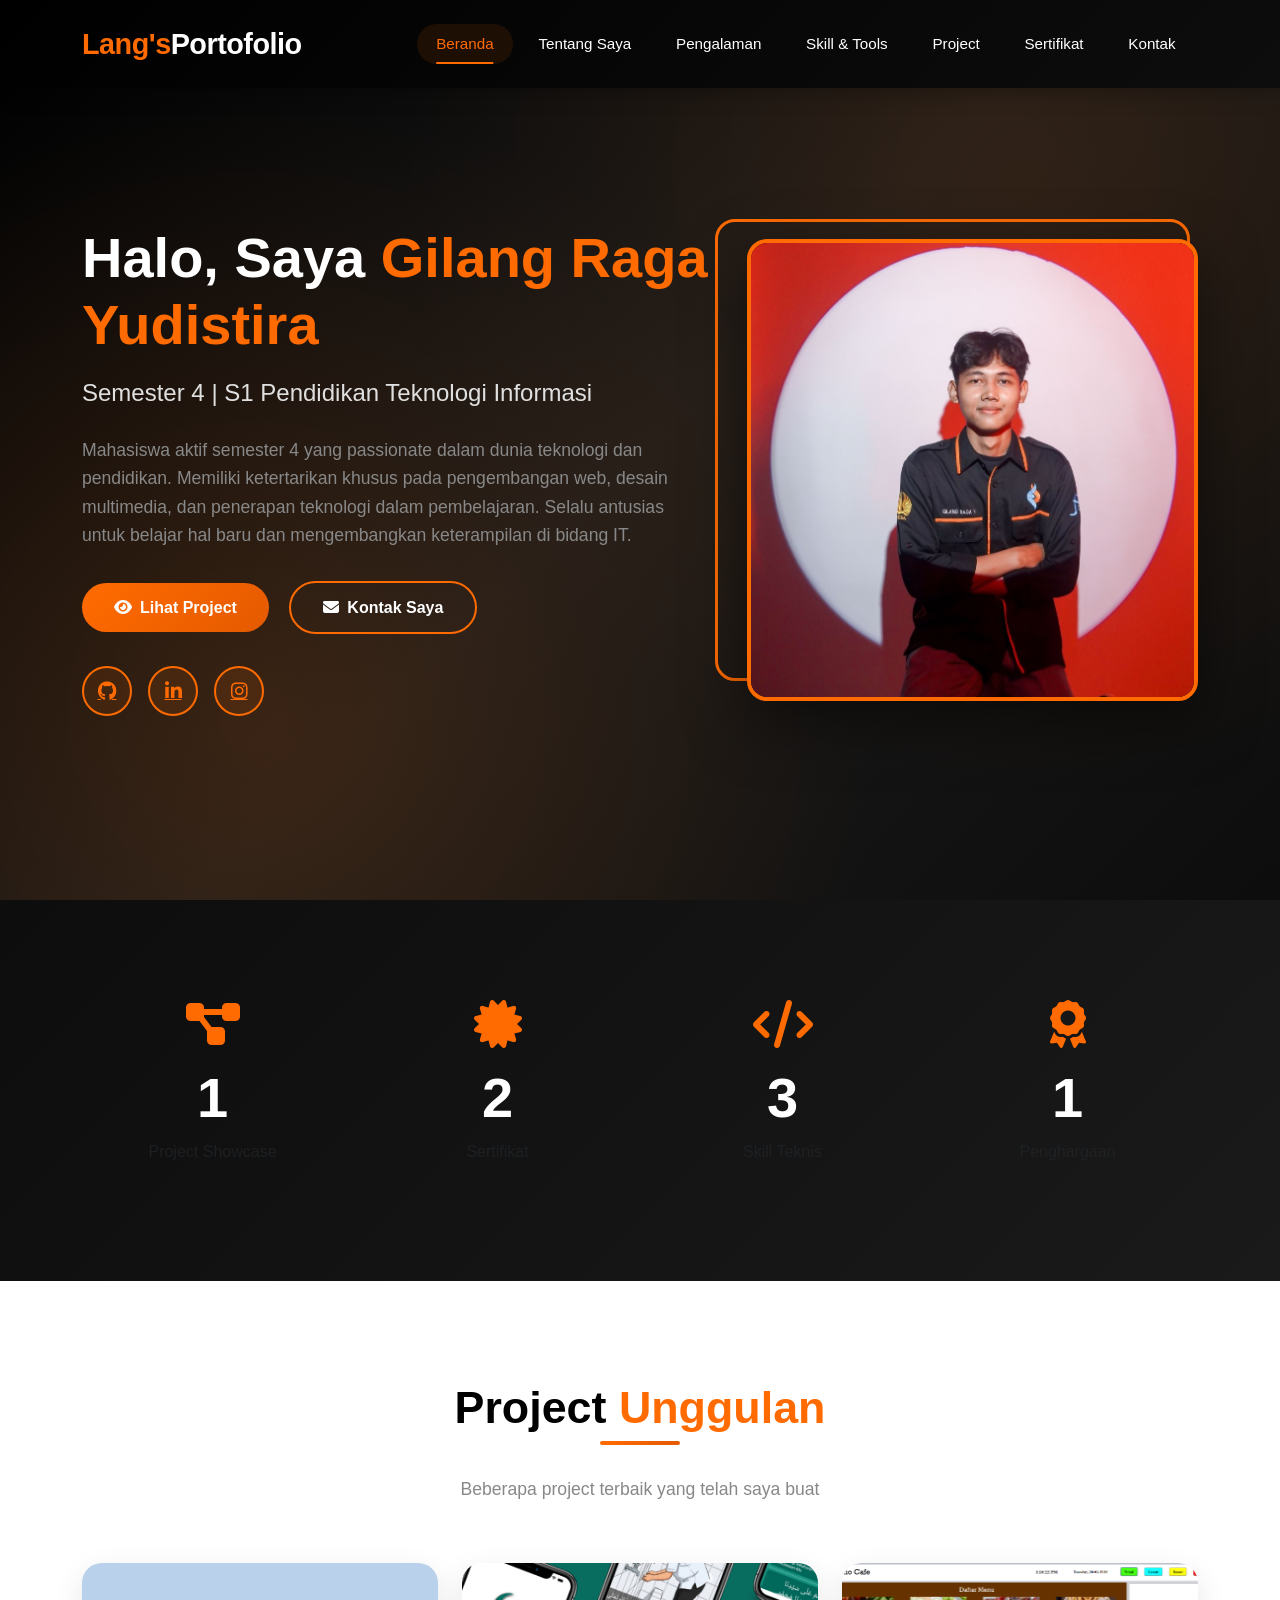
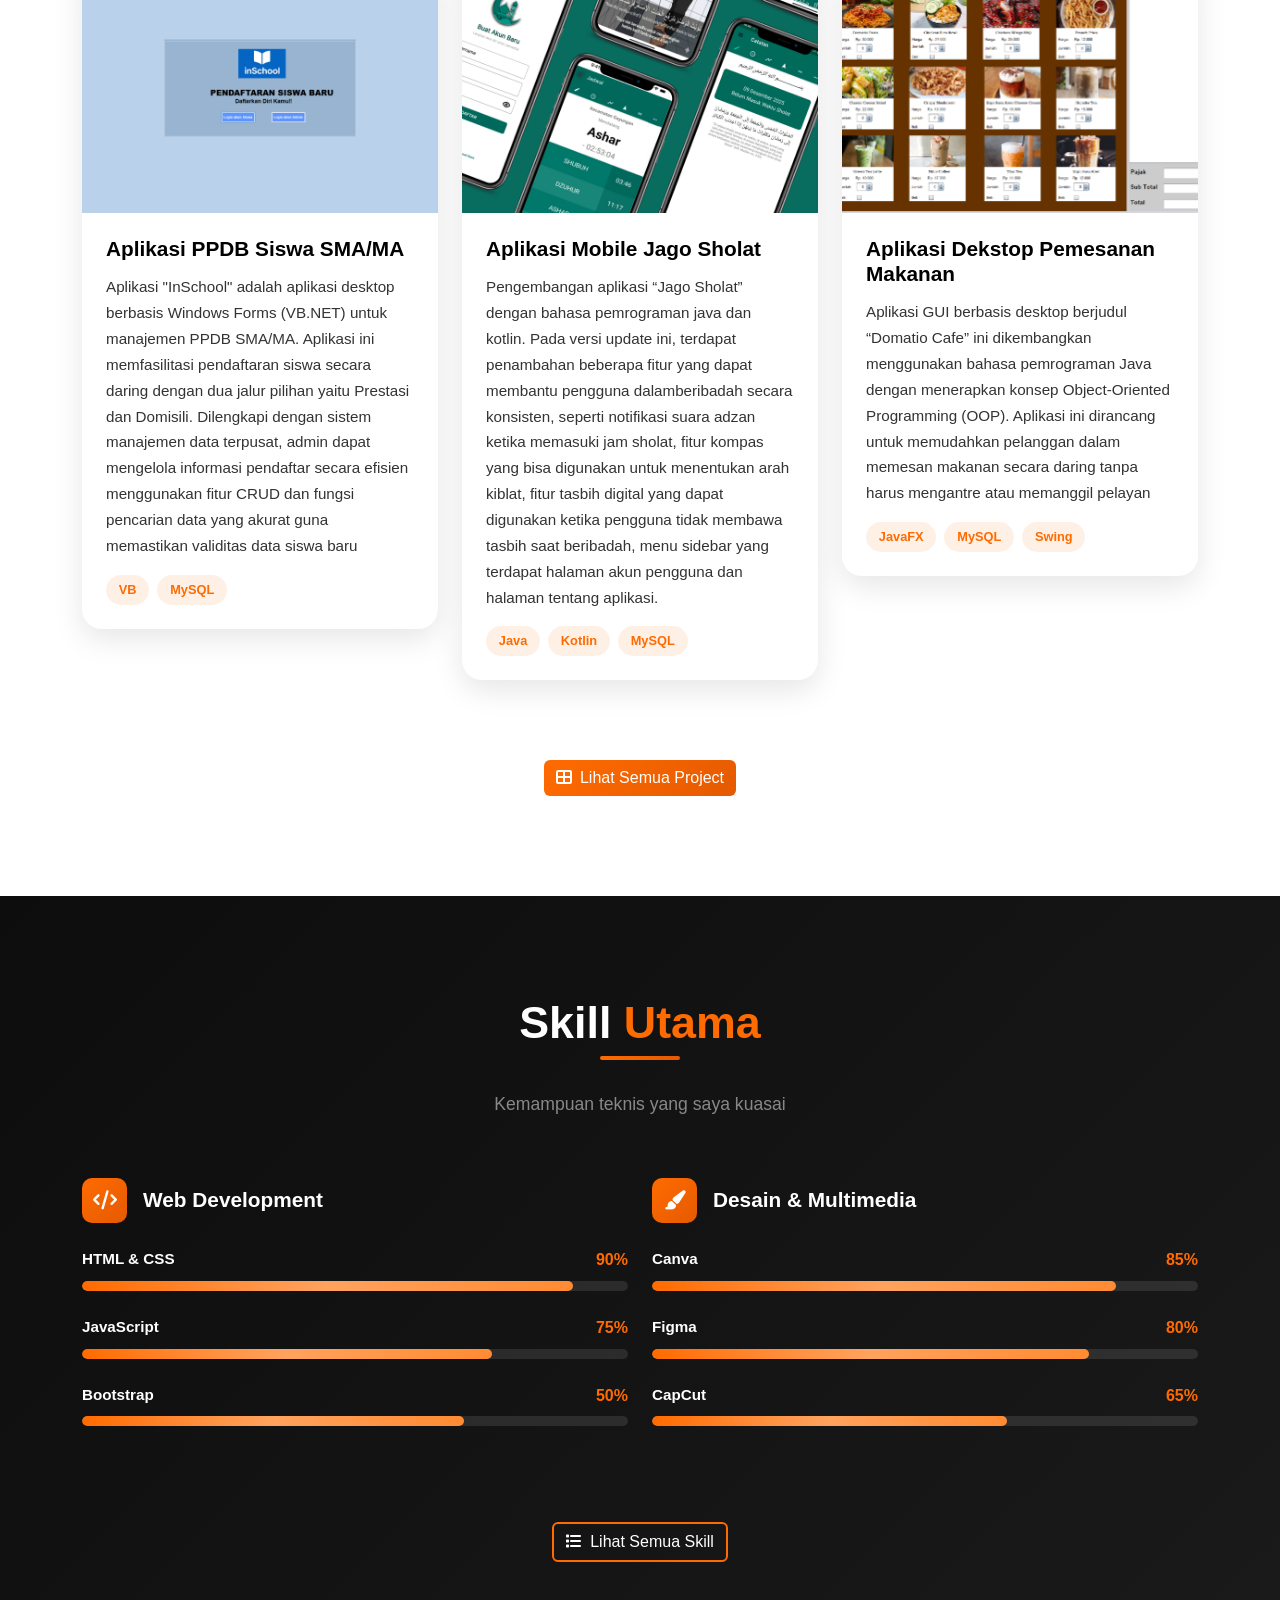
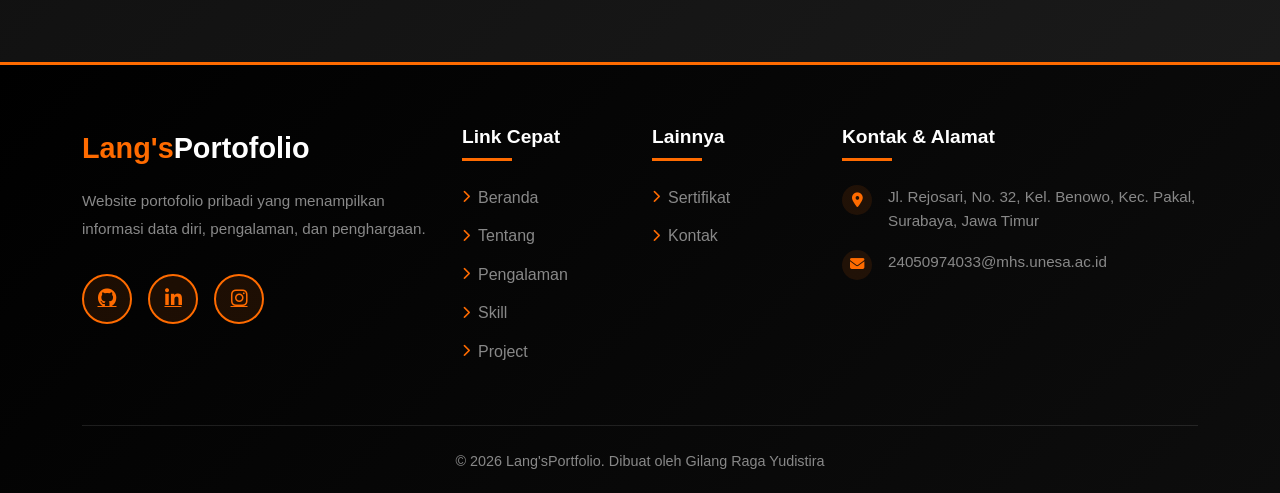
<file: index.html>
<!DOCTYPE html>
<html lang="en">

<head>
    <meta charset="UTF-8">
    <meta name="viewport" content="width=device-width, initial-scale=1.0">
    <title>Home | Lang'sProtofolio</title>
    <!-- Bootstrap 5.3 CSS -->
    <link href="https://cdn.jsdelivr.net/npm/bootstrap@5.3.2/dist/css/bootstrap.min.css" rel="stylesheet">

    <!-- Font Awesome -->
    <link rel="stylesheet" href="https://cdnjs.cloudflare.com/ajax/libs/font-awesome/6.4.2/css/all.min.css">

    <!-- Custom CSS -->
    <link rel="stylesheet" href="css/style.css">

    <!-- Favicon -->
    <link rel="icon" type="image/x-icon" href="images/favicon.ico">
</head>

<body>

    <!-- ============================================
        NAVIGATION
        ============================================ -->
    <nav class="navbar navbar-expand-lg fixed-top">
        <div class="container">
            <a class="navbar-brand" href="index.html">
                <span>Lang's</span>Portofolio
            </a>
            <button class="navbar-toggler" type="button" data-bs-toggle="collapse" data-bs-target="#navbarNav">
                <span class="navbar-toggler-icon"></span>
            </button>
            <div class="collapse navbar-collapse" id="navbarNav">
                <ul class="navbar-nav ms-auto">
                    <li class="nav-item">
                        <a class="nav-link active" href="index.html">Beranda</a>
                    </li>
                    <li class="nav-item">
                        <a class="nav-link" href="about.html">Tentang Saya</a>
                    </li>
                    <li class="nav-item">
                        <a class="nav-link" href="experience.html">Pengalaman</a>
                    </li>
                    <li class="nav-item">
                        <a class="nav-link" href="skills.html">Skill & Tools</a>
                    </li>
                    <li class="nav-item">
                        <a class="nav-link" href="projects.html">Project</a>
                    </li>
                    <li class="nav-item">
                        <a class="nav-link" href="certificates.html">Sertifikat</a>
                    </li>
                    <li class="nav-item">
                        <a class="nav-link" href="contact.html">Kontak</a>
                    </li>
                </ul>
            </div>
        </div>
    </nav>

    <!-- ============================================
        HERO SECTION
        ============================================ -->
    <section class="hero-section">
        <div class="container">
            <div class="row align-items-center">
                <div class="col-lg-7 hero-content">
                    <h1 class="hero-title">
                        Halo, Saya <span class="highlight">Gilang Raga Yudistira</span>
                    </h1>
                    <p class="hero-subtitle">
                        Semester 4 | S1 Pendidikan Teknologi Informasi
                    </p>
                    <p class="hero-description">
                        Mahasiswa aktif semester 4 yang passionate dalam dunia teknologi dan pendidikan.
                        Memiliki ketertarikan khusus pada pengembangan web, desain multimedia,
                        dan penerapan teknologi dalam pembelajaran. Selalu antusias untuk
                        belajar hal baru dan mengembangkan keterampilan di bidang IT.
                    </p>
                    <div class="hero-buttons">
                        <a href="projects.html" class="btn btn-primary-custom">
                            <i class="fas fa-eye me-2"></i>Lihat Project
                        </a>
                        <a href="contact.html" class="btn btn-outline-custom">
                            <i class="fas fa-envelope me-2"></i>Kontak Saya
                        </a>
                    </div>
                    <div class="social-links mt-4">
                        <a href="https://github.com/gilang-raga" target="_blank"><i class="fab fa-github"></i></a>
                        <a href="https://www.linkedin.com/in/gilang-raga-yudistira-b29270327/" target="_blank"><i class="fab fa-linkedin-in"></i></a>
                        <a href="https://www.instagram.com/gilang.rydst/" target="_blank"><i class="fab fa-instagram"></i></a>
                    </div>
                </div>
                <div class="col-lg-5 hero-image text-center">
                    <img src="img/foto.jpeg" alt="Profile Photo" class="img-fluid">
                </div>
            </div>
        </div>
    </section>

    <!-- ============================================
        QUICK STATS SECTION
        ============================================ -->
    <section class="section-padding section-bg-dark">
        <div class="container">
            <div class="row text-center">
                <div class="col-md-3 col-6 mb-4 mb-md-0">
                    <div class="fade-in-up">
                        <i class="fas fa-project-diagram fa-3x mb-3" style="color: var(--primary-orange);"></i>
                        <h3 class="display-4 fw-bold text-white counter" data-target="4">0</h3>
                        <p class="text-muted">Project Showcase</p>
                    </div>
                </div>
                <div class="col-md-3 col-6 mb-4 mb-md-0">
                    <div class="fade-in-up">
                        <i class="fas fa-certificate fa-3x mb-3" style="color: var(--primary-orange);"></i>
                        <h3 class="display-4 fw-bold text-white counter" data-target="8">0</h3>
                        <p class="text-muted">Sertifikat</p>
                    </div>
                </div>
                <div class="col-md-3 col-6">
                    <div class="fade-in-up">
                        <i class="fas fa-code fa-3x mb-3" style="color: var(--primary-orange);"></i>
                        <h3 class="display-4 fw-bold text-white counter" data-target="12">0</h3>
                        <p class="text-muted">Skill Teknis</p>
                    </div>
                </div>
                <div class="col-md-3 col-6">
                    <div class="fade-in-up">
                        <i class="fas fa-award fa-3x mb-3" style="color: var(--primary-orange);"></i>
                        <h3 class="display-4 fw-bold text-white counter" data-target="5">0</h3>
                        <p class="text-muted">Penghargaan</p>
                    </div>
                </div>
            </div>
        </div>
    </section>

    <!-- ============================================
        FEATURED PROJECTS SECTION
        ============================================ -->
    <section class="section-padding">
        <div class="container">
            <div class="section-title fade-in-up">
                <h2>Project <span style="color: var(--primary-orange);">Unggulan</span></h2>
                <p>Beberapa project terbaik yang telah saya buat</p>
            </div>

            <div class="row">
                <div class="col-lg-4 col-md-6 project-item dekstop">
                    <div class="project-card fade-in-up">
                        <div class="project-image">
                            <img src="img/dekstopapp2.png"
                                alt="Dekstop App">
                            <div class="project-overlay">
                            </div>
                        </div>
                        <div class="project-content">
                            <h4>Aplikasi PPDB Siswa SMA/MA</h4>
                            <p>Aplikasi "InSchool" adalah aplikasi desktop berbasis
                                Windows Forms (VB.NET) untuk manajemen PPDB
                                SMA/MA. Aplikasi ini memfasilitasi pendaftaran siswa
                                secara daring dengan dua jalur pilihan yaitu Prestasi dan
                                Domisili. Dilengkapi dengan sistem manajemen data
                                terpusat, admin dapat mengelola informasi pendaftar
                                secara efisien menggunakan fitur CRUD dan fungsi
                                pencarian data yang akurat guna memastikan validitas
                                data siswa baru</p>
                            <div class="project-tags">
                                <span>VB</span>
                                <span>MySQL</span>
                            </div>
                        </div>
                    </div>
                </div>

                <div class="col-lg-4 col-md-6 project-item mobile">
                    <div class="project-card fade-in-up">
                        <div class="project-image">
                            <img src="img/mobileapp.png" alt="Mobile Apps">
                            <div class="project-overlay">
                            </div>
                        </div>
                        <div class="project-content">
                            <h4>Aplikasi Mobile Jago Sholat</h4>
                            <p>Pengembangan aplikasi “Jago Sholat” dengan bahasa
                                pemrograman java dan kotlin. Pada versi update ini, terdapat
                                penambahan beberapa fitur yang dapat membantu pengguna
                                dalamberibadah secara konsisten, seperti notifikasi suara adzan
                                ketika memasuki jam sholat, fitur kompas yang bisa digunakan
                                untuk menentukan arah kiblat, fitur tasbih digital yang dapat
                                digunakan ketika pengguna tidak membawa tasbih saat beribadah,
                                menu sidebar yang terdapat halaman akun pengguna dan
                                halaman tentang aplikasi.

                            </p>
                            <div class="project-tags">
                                <span>Java</span>
                                <span>Kotlin</span>
                                <span>MySQL</span>
                            </div>
                        </div>
                    </div>
                </div>

                <div class="col-lg-4 col-md-6 project-item dekstop">
                    <div class="project-card fade-in-up">
                        <div class="project-image">
                            <img src="img/dekstopapp.png" alt="Deksrtop App">
                            <div class="project-overlay">
                            </div>
                        </div>
                        <div class="project-content">
                            <h4>Aplikasi Dekstop Pemesanan Makanan</h4>
                            <p>Aplikasi GUI berbasis desktop berjudul “Domatio Cafe” ini
                                dikembangkan menggunakan bahasa pemrograman Java dengan
                                menerapkan konsep Object-Oriented Programming (OOP).
                                Aplikasi ini dirancang untuk memudahkan pelanggan dalam
                                memesan makanan secara daring tanpa harus mengantre atau
                                memanggil pelayan</p>
                            <div class="project-tags">
                                <span>JavaFX</span>
                                <span>MySQL</span>
                                <span>Swing</span>
                            </div>
                        </div>
                    </div>
                </div>
            </div>

            <div class="text-center mt-5">
                <a href="projects.html" class="btn btn-primary-custom">
                    <i class="fas fa-th-large me-2"></i>Lihat Semua Project
                </a>
            </div>
        </div>
    </section>

    <!-- ============================================
        SKILLS PREVIEW SECTION
        ============================================ -->
    <section class="section-padding section-bg-dark">
        <div class="container">
            <div class="section-title fade-in-up">
                <h2>Skill <span style="color: var(--primary-orange);">Utama</span></h2>
                <p>Kemampuan teknis yang saya kuasai</p>
            </div>

            <div class="row">
                <div class="col-lg-6">
                    <div class="skill-category fade-in-up">
                        <h4><i class="fas fa-code"></i> Web Development</h4>

                        <div class="skill-item">
                            <div class="skill-header">
                                <span class="skill-name">HTML & CSS</span>
                                <span class="skill-percent">90%</span>
                            </div>
                            <div class="skill-bar">
                                <div class="skill-progress" data-width="90" style="width: 0%;"></div>
                            </div>
                        </div>

                        <div class="skill-item">
                            <div class="skill-header">
                                <span class="skill-name">JavaScript</span>
                                <span class="skill-percent">75%</span>
                            </div>
                            <div class="skill-bar">
                                <div class="skill-progress" data-width="75" style="width: 0%;"></div>
                            </div>
                        </div>

                        <div class="skill-item">
                            <div class="skill-header">
                                <span class="skill-name">Bootstrap</span>
                                <span class="skill-percent">50%</span>
                            </div>
                            <div class="skill-bar">
                                <div class="skill-progress" data-width="70" style="width: 0%;"></div>
                            </div>
                        </div>
                    </div>
                </div>

                <div class="col-lg-6">
                    <div class="skill-category fade-in-up">
                        <h4><i class="fas fa-paint-brush"></i> Desain & Multimedia</h4>

                        <div class="skill-item">
                            <div class="skill-header">
                                <span class="skill-name">Canva</span>
                                <span class="skill-percent">85%</span>
                            </div>
                            <div class="skill-bar">
                                <div class="skill-progress" data-width="85" style="width: 0%;"></div>
                            </div>
                        </div>

                        <div class="skill-item">
                            <div class="skill-header">
                                <span class="skill-name">Figma</span>
                                <span class="skill-percent">80%</span>
                            </div>
                            <div class="skill-bar">
                                <div class="skill-progress" data-width="80" style="width: 0%;"></div>
                            </div>
                        </div>

                        <div class="skill-item">
                            <div class="skill-header">
                                <span class="skill-name">CapCut</span>
                                <span class="skill-percent">65%</span>
                            </div>
                            <div class="skill-bar">
                                <div class="skill-progress" data-width="65" style="width: 0%;"></div>
                            </div>
                        </div>
                    </div>
                </div>
            </div>

            <div class="text-center mt-5">
                <a href="skills.html" class="btn btn-outline-custom">
                    <i class="fas fa-list me-2"></i>Lihat Semua Skill
                </a>
            </div>
        </div>
    </section>


    <!-- ============================================
        FOOTER
        ============================================ -->
    <footer class="footer">
        <div class="container">
            <div class="row">
                <!-- About Column -->
                <div class="col-lg-4 col-md-6 mb-4 mb-lg-0">
                    <div class="footer-about">
                        <div class="footer-brand"><span>Lang's</span>Portofolio</div>
                        <p>
                            Website portofolio pribadi yang menampilkan informasi data diri, pengalaman, dan penghargaan.
                        </p>
                        <div class="social-links">
                            <a href="https://github.com/gilang-raga" target="_blank"><i class="fab fa-github"></i></a>
                            <a href="https://www.linkedin.com/in/gilang-raga-yudistira-b29270327/" target="_blank"><i class="fab fa-linkedin-in"></i></a>
                            <a href="https://www.instagram.com/gilang.rydst/" target="_blank"><i class="fab fa-instagram"></i></a>
                        </div>
                    </div>
                </div>

                <!-- Quick Links Column -->
                <div class="col-lg-2 col-md-6 mb-4 mb-lg-0">
                    <h4 class="footer-title">Link Cepat</h4>
                    <ul class="footer-links">
                        <li><a href="index.html"><i class="fas fa-chevron-right"></i> Beranda</a></li>
                        <li><a href="about.html"><i class="fas fa-chevron-right"></i> Tentang</a></li>
                        <li><a href="experience.html"><i class="fas fa-chevron-right"></i> Pengalaman</a></li>
                        <li><a href="skills.html"><i class="fas fa-chevron-right"></i> Skill</a></li>
                        <li><a href="projects.html"><i class="fas fa-chevron-right"></i> Project</a></li>
                    </ul>
                </div>

                <!-- More Links Column -->
                <div class="col-lg-2 col-md-6 mb-4 mb-lg-0">
                    <h4 class="footer-title">Lainnya</h4>
                    <ul class="footer-links">
                        <li><a href="certificates.html"><i class="fas fa-chevron-right"></i> Sertifikat</a></li>
                        <li><a href="contact.html"><i class="fas fa-chevron-right"></i> Kontak</a></li>
                    </ul>
                </div>

                <!-- Contact Column -->
                <div class="col-lg-4 col-md-6">
                    <h4 class="footer-title">Kontak & Alamat</h4>
                    <ul class="footer-contact">
                        <li>
                            <i class="fas fa-map-marker-alt"></i>
                            <span>Jl. Rejosari, No. 32, Kel. Benowo, Kec. Pakal, Surabaya, Jawa Timur</span>
                        </li>
                        <li>
                            <i class="fas fa-envelope"></i>
                            <span>24050974033@mhs.unesa.ac.id</span>
                        </li>
                    </ul>
                </div>
            </div>

            <!-- Footer Bottom -->
            <div class="footer-bottom">
                <p>
                    &copy; 2026 Lang'sPortfolio. Dibuat oleh Gilang Raga
                    Yudistira
                </p>
            </div>
        </div>
    </footer>

    <!-- Bootstrap -->
    <script src="https://cdn.jsdelivr.net/npm/bootstrap@5.3.2/dist/js/bootstrap.bundle.min.js"></script>

    <!-- Custom JS -->
    <script src="js/main.js"></script>
</body>

</html>
</file>
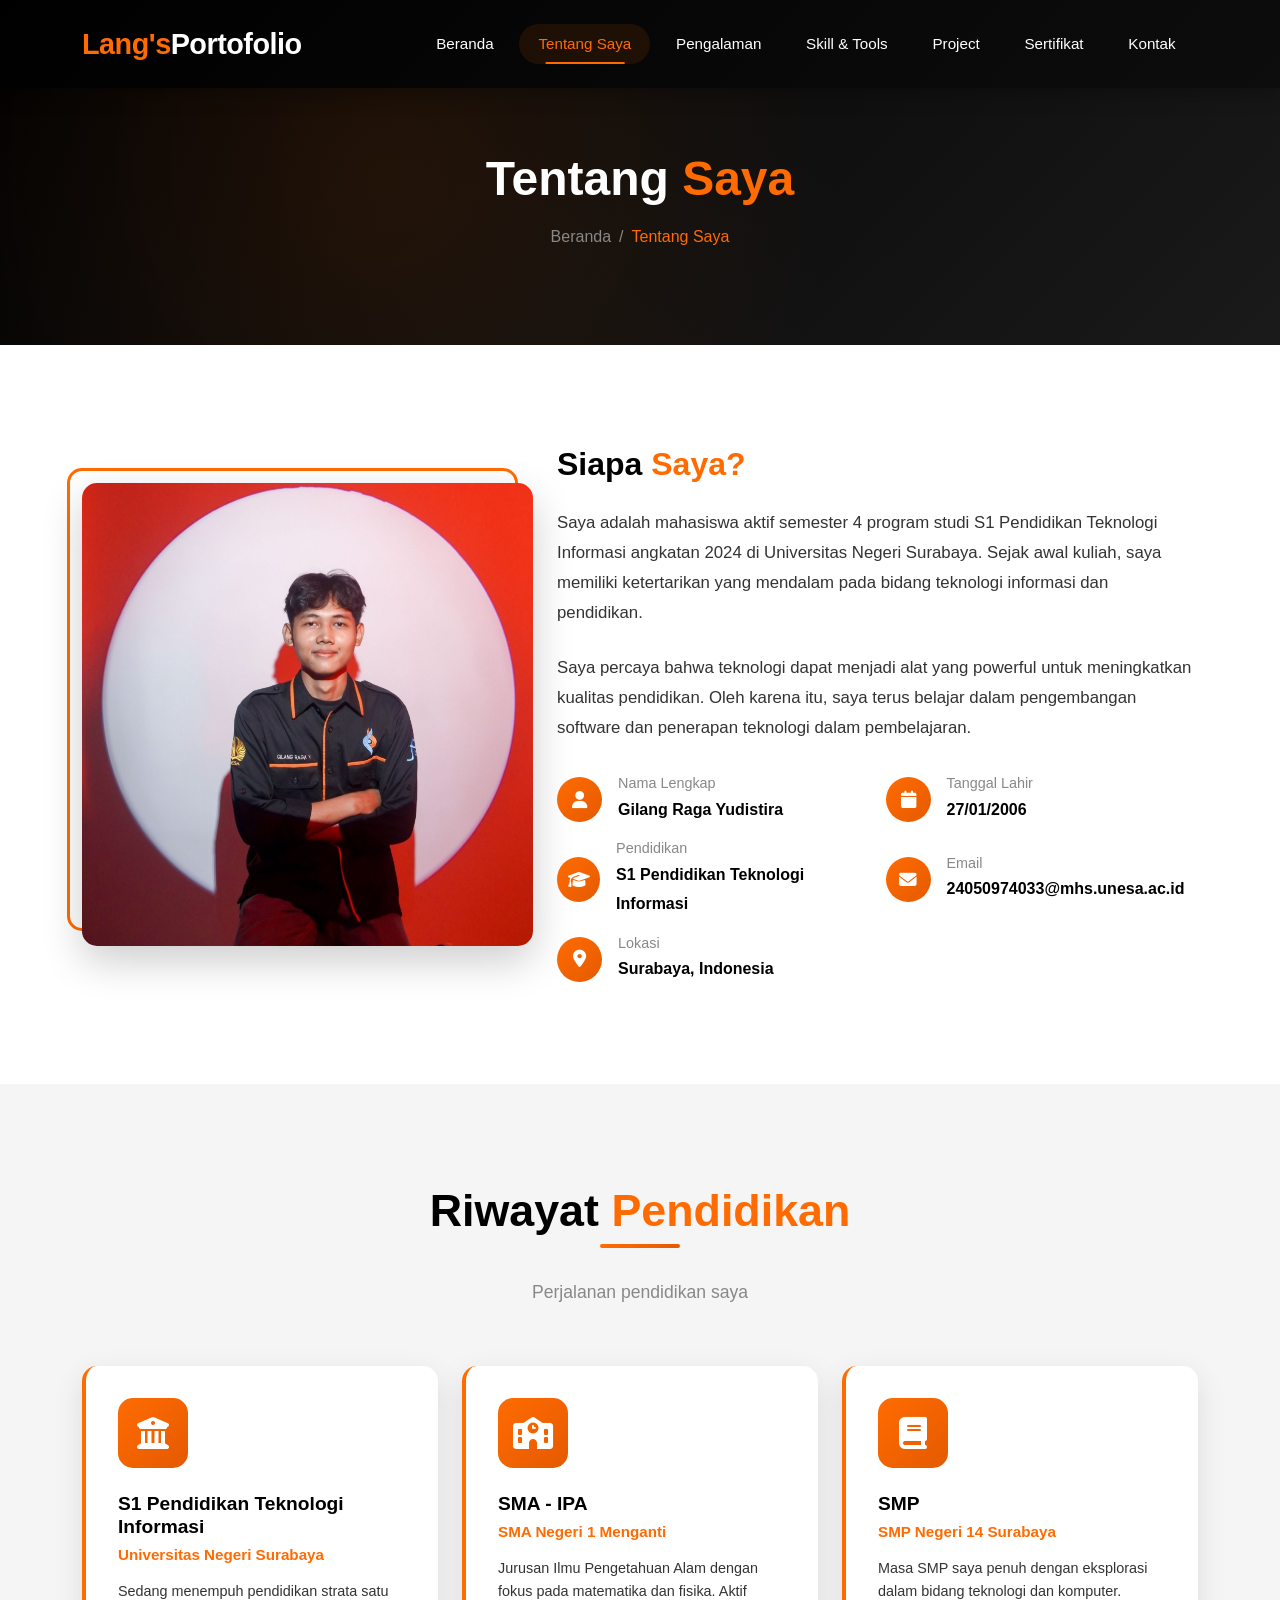
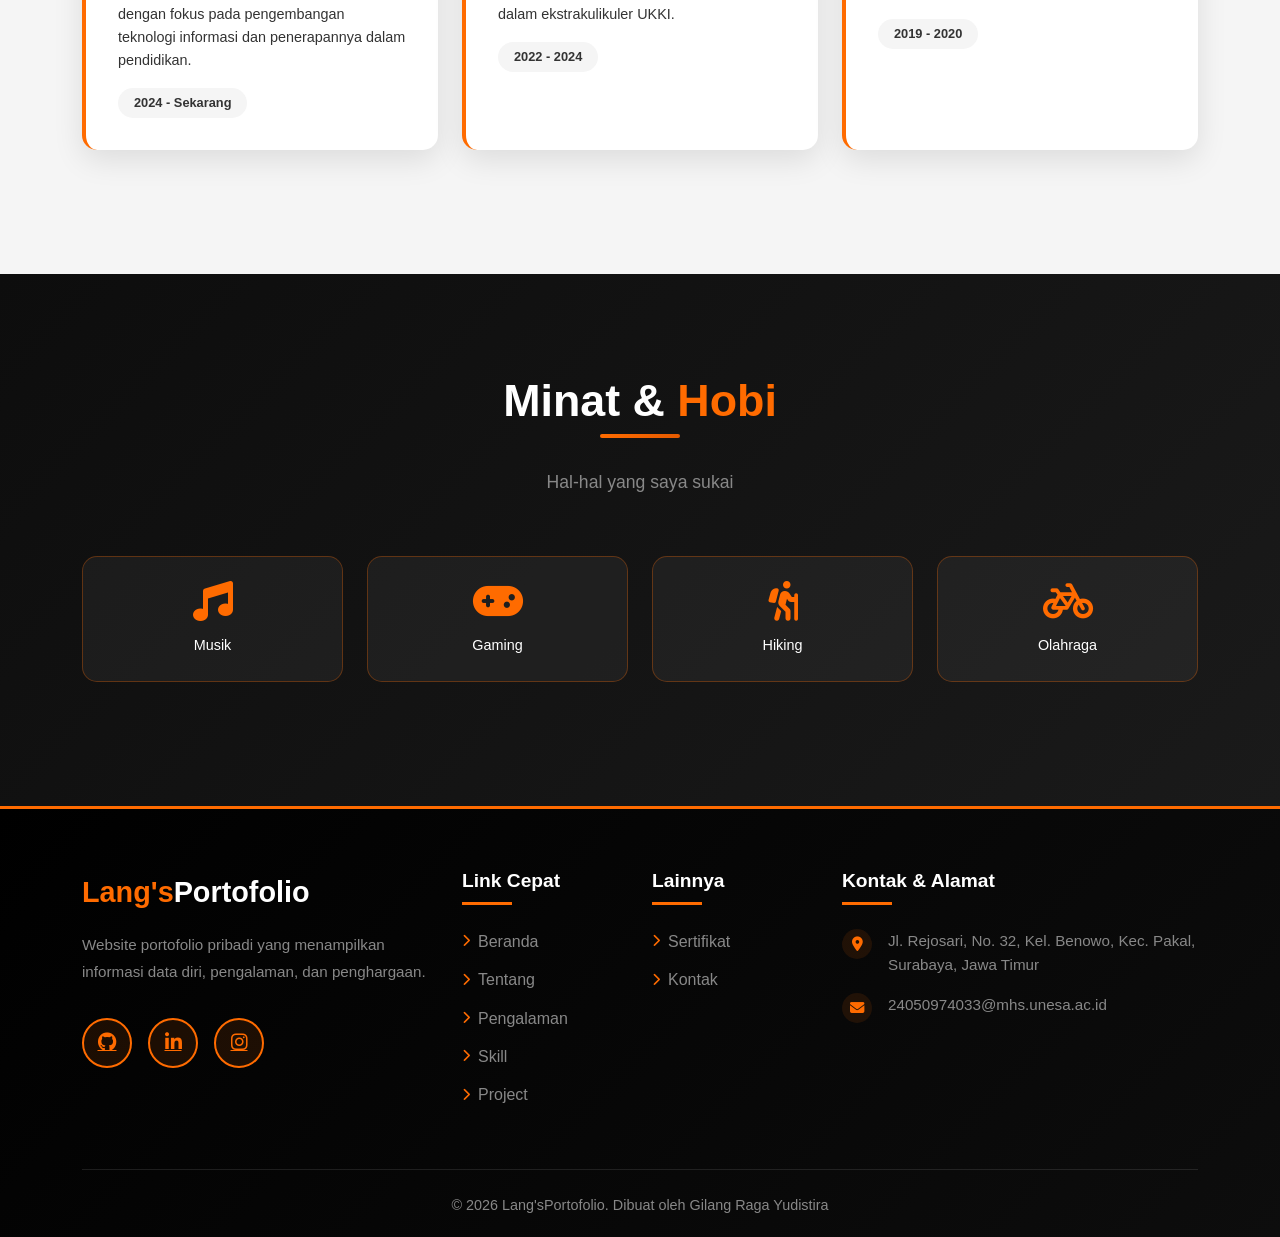
<file: about.html>
<!DOCTYPE html>
<html lang="id">

<head>
    <meta charset="UTF-8">
    <meta name="viewport" content="width=device-width, initial-scale=1.0">
    <title>Tentang Saya - Lang'sPortfolio</title>

    <!-- Bootstrap 5.3 CSS -->
    <link href="https://cdn.jsdelivr.net/npm/bootstrap@5.3.2/dist/css/bootstrap.min.css" rel="stylesheet">

    <!-- Font Awesome -->
    <link rel="stylesheet" href="https://cdnjs.cloudflare.com/ajax/libs/font-awesome/6.4.2/css/all.min.css">

    <!-- Custom CSS -->
    <link rel="stylesheet" href="css/style.css">

    <!-- Favicon -->
    <link rel="icon" type="image/x-icon" href="images/favicon.ico">
</head>

<body>

    <!-- ============================================
        NAVIGATION
        ============================================ -->
    <nav class="navbar navbar-expand-lg fixed-top">
        <div class="container">
            <a class="navbar-brand" href="index.html">
                <span>Lang's</span>Portofolio
            </a>
            <button class="navbar-toggler" type="button" data-bs-toggle="collapse" data-bs-target="#navbarNav">
                <span class="navbar-toggler-icon"></span>
            </button>
            <div class="collapse navbar-collapse" id="navbarNav">
                <ul class="navbar-nav ms-auto">
                    <li class="nav-item">
                        <a class="nav-link" href="index.html">Beranda</a>
                    </li>
                    <li class="nav-item">
                        <a class="nav-link active" href="about.html">Tentang Saya</a>
                    </li>
                    <li class="nav-item">
                        <a class="nav-link" href="experience.html">Pengalaman</a>
                    </li>
                    <li class="nav-item">
                        <a class="nav-link" href="skills.html">Skill & Tools</a>
                    </li>
                    <li class="nav-item">
                        <a class="nav-link" href="projects.html">Project</a>
                    </li>
                    <li class="nav-item">
                        <a class="nav-link" href="certificates.html">Sertifikat</a>
                    </li>
                    <li class="nav-item">
                        <a class="nav-link" href="contact.html">Kontak</a>
                    </li>
                </ul>
            </div>
        </div>
    </nav>

    <!-- ============================================
        PAGE HEADER
        ============================================ -->
    <section class="page-header">
        <div class="container">
            <h1>Tentang <span>Saya</span></h1>
            <nav aria-label="breadcrumb">
                <ol class="breadcrumb">
                    <li class="breadcrumb-item"><a href="index.html">Beranda</a></li>
                    <li class="breadcrumb-item active" aria-current="page">Tentang Saya</li>
                </ol>
            </nav>
        </div>
    </section>

    <!-- ============================================
        ABOUT SECTION
        ============================================ -->
    <section class="section-padding">
        <div class="container">
            <div class="row align-items-center">
                <div class="col-lg-5 mb-5 mb-lg-0">
                    <div class="about-image fade-in-up">
                        <img src="img/foto.jpeg" alt="About Photo" class="img-fluid">
                    </div>
                </div>
                <div class="col-lg-7">
                    <div class="about-content fade-in-up">
                        <h3>Siapa <span>Saya?</span></h3>
                        <p>
                            Saya adalah mahasiswa aktif semester 4 program studi S1 Pendidikan Teknologi Informasi
                            angkatan 2024
                            di Universitas Negeri Surabaya. Sejak awal kuliah, saya memiliki ketertarikan
                            yang mendalam pada bidang teknologi informasi dan pendidikan.
                        </p>
                        <p>
                            Saya percaya bahwa teknologi dapat menjadi alat yang powerful untuk meningkatkan
                            kualitas pendidikan. Oleh karena itu, saya terus belajar dalam pengembangan software dan
                            penerapan teknologi dalam pembelajaran.
                        </p>

                        <div class="about-info">
                            <div class="about-info-item">
                                <i class="fas fa-user"></i>
                                <div>
                                    <h5>Nama Lengkap</h5>
                                    <p>Gilang Raga Yudistira</p>
                                </div>
                            </div>
                            <div class="about-info-item">
                                <i class="fas fa-calendar"></i>
                                <div>
                                    <h5>Tanggal Lahir</h5>
                                    <p>27/01/2006</p>
                                </div>
                            </div>
                            <div class="about-info-item">
                                <i class="fas fa-graduation-cap"></i>
                                <div>
                                    <h5>Pendidikan</h5>
                                    <p>S1 Pendidikan Teknologi Informasi</p>
                                </div>
                            </div>
                            <div class="about-info-item">
                                <i class="fas fa-envelope"></i>
                                <div>
                                    <h5>Email</h5>
                                    <p>24050974033@mhs.unesa.ac.id</p>
                                </div>
                            </div>
                            <div class="about-info-item">
                                <i class="fas fa-map-marker-alt"></i>
                                <div>
                                    <h5>Lokasi</h5>
                                    <p>Surabaya, Indonesia</p>
                                </div>
                            </div>
                        </div>
                    </div>
                </div>
            </div>
        </div>
    </section>

    <!-- ============================================
        EDUCATION SECTION
        ============================================ -->
    <section class="section-padding section-bg-light">
        <div class="container">
            <div class="section-title fade-in-up">
                <h2>Riwayat <span style="color: var(--primary-orange);">Pendidikan</span></h2>
                <p>Perjalanan pendidikan saya</p>
            </div>

            <div class="row">
                <div class="col-lg-4 col-md-6 mb-4">
                    <div class="certificate-card fade-in-up h-100">
                        <div class="certificate-icon">
                            <i class="fas fa-university"></i>
                        </div>
                        <div class="certificate-content">
                            <h4>S1 Pendidikan Teknologi Informasi</h4>
                            <h5>Universitas Negeri Surabaya</h5>
                            <p>
                                Sedang menempuh pendidikan strata satu dengan fokus pada
                                pengembangan teknologi informasi dan penerapannya dalam pendidikan.
                            </p>
                            <span class="certificate-date">2024 - Sekarang</span>
                        </div>
                    </div>
                </div>

                <div class="col-lg-4 col-md-6 mb-4">
                    <div class="certificate-card fade-in-up h-100">
                        <div class="certificate-icon">
                            <i class="fas fa-school"></i>
                        </div>
                        <div class="certificate-content">
                            <h4>SMA - IPA</h4>
                            <h5>SMA Negeri 1 Menganti</h5>
                            <p>
                                Jurusan Ilmu Pengetahuan Alam dengan fokus pada matematika dan fisika. Aktif dalam
                                ekstrakulikuler UKKI.
                            </p>
                            <span class="certificate-date">2022 - 2024</span>
                        </div>
                    </div>
                </div>

                <div class="col-lg-4 col-md-6 mb-4">
                    <div class="certificate-card fade-in-up h-100">
                        <div class="certificate-icon">
                            <i class="fas fa-book"></i>
                        </div>
                        <div class="certificate-content">
                            <h4>SMP</h4>
                            <h5>SMP Negeri 14 Surabaya</h5>
                            <p>
                                Masa SMP saya penuh dengan eksplorasi
                                dalam bidang teknologi dan komputer.
                            </p>
                            <span class="certificate-date">2019 - 2020</span>
                        </div>
                    </div>
                </div>
            </div>
        </div>
    </section>

    <!-- ============================================
        INTERESTS SECTION
        ============================================ -->
    <section class="section-padding section-bg-dark">
        <div class="container">
            <div class="section-title fade-in-up">
                <h2>Minat & <span style="color: var(--primary-orange);">Hobi</span></h2>
                <p>Hal-hal yang saya sukai</p>
            </div>

            <div class="row">
                <div class="col-lg-3 col-md-6 mb-4">
                    <div class="tool-item fade-in-up">
                        <i class="fas fa-music"></i>
                        <span>Musik</span>
                    </div>
                </div>
                <div class="col-lg-3 col-md-6 mb-4">
                    <div class="tool-item fade-in-up">
                        <i class="fas fa-gamepad"></i>
                        <span>Gaming</span>
                    </div>
                </div>
                <div class="col-lg-3 col-md-6 mb-4">
                    <div class="tool-item fade-in-up">
                        <i class="fas fa-hiking"></i>
                        <span>Hiking</span>
                    </div>
                </div>
                <div class="col-lg-3 col-md-6 mb-4">
                    <div class="tool-item fade-in-up">
                        <i class="fa-solid fa-bicycle"></i>
                        <span>Olahraga</span>
                    </div>
                </div>
            </div>
        </div>
    </section>

    <!-- ============================================
        FOOTER
        ============================================ -->
    <footer class="footer">
        <div class="container">
            <div class="row">
                <!-- About Column -->
                <div class="col-lg-4 col-md-6 mb-4 mb-lg-0">
                    <div class="footer-about">
                        <div class="footer-brand"><span>Lang's</span>Portofolio</div>
                        <p>
                            Website portofolio pribadi yang menampilkan informasi data diri, pengalaman, dan penghargaan.
                        </p>
                        <div class="social-links">
                            <a href="https://github.com/gilang-raga" target="_blank"><i class="fab fa-github"></i></a>
                            <a href="https://www.linkedin.com/in/gilang-raga-yudistira-b29270327/" target="_blank"><i class="fab fa-linkedin-in"></i></a>
                            <a href="https://www.instagram.com/gilang.rydst/" target="_blank" target="_blank"><i class="fab fa-instagram"></i></a>
                        </div>
                    </div>
                </div>

                <!-- Quick Links Column -->
                <div class="col-lg-2 col-md-6 mb-4 mb-lg-0">
                    <h4 class="footer-title">Link Cepat</h4>
                    <ul class="footer-links">
                        <li><a href="index.html"><i class="fas fa-chevron-right"></i> Beranda</a></li>
                        <li><a href="about.html"><i class="fas fa-chevron-right"></i> Tentang</a></li>
                        <li><a href="experience.html"><i class="fas fa-chevron-right"></i> Pengalaman</a></li>
                        <li><a href="skills.html"><i class="fas fa-chevron-right"></i> Skill</a></li>
                        <li><a href="projects.html"><i class="fas fa-chevron-right"></i> Project</a></li>
                    </ul>
                </div>

                <!-- More Links Column -->
                <div class="col-lg-2 col-md-6 mb-4 mb-lg-0">
                    <h4 class="footer-title">Lainnya</h4>
                    <ul class="footer-links">
                        <li><a href="certificates.html"><i class="fas fa-chevron-right"></i> Sertifikat</a></li>
                        <li><a href="contact.html"><i class="fas fa-chevron-right"></i> Kontak</a></li>
                    </ul>
                </div>

                <!-- Contact Column -->
                <div class="col-lg-4 col-md-6">
                    <h4 class="footer-title">Kontak & Alamat</h4>
                    <ul class="footer-contact">
                        <li>
                            <i class="fas fa-map-marker-alt"></i>
                            <span>Jl. Rejosari, No. 32, Kel. Benowo, Kec. Pakal, Surabaya, Jawa Timur</span>
                        </li>
                        <li>
                            <i class="fas fa-envelope"></i>
                            <span>24050974033@mhs.unesa.ac.id</span>
                        </li>
                    </ul>
                </div>
            </div>

            <!-- Footer Bottom -->
            <div class="footer-bottom">
                <p>
                    &copy; 2026 Lang'sPortofolio. Dibuat oleh Gilang Raga Yudistira
                </p>
            </div>
        </div>
    </footer>

    <!-- Bootstrap 5.3 JS -->
    <script src="https://cdn.jsdelivr.net/npm/bootstrap@5.3.2/dist/js/bootstrap.bundle.min.js"></script>

    <!-- Custom JS -->
    <script src="js/main.js"></script>

</body>

</html>
</file>
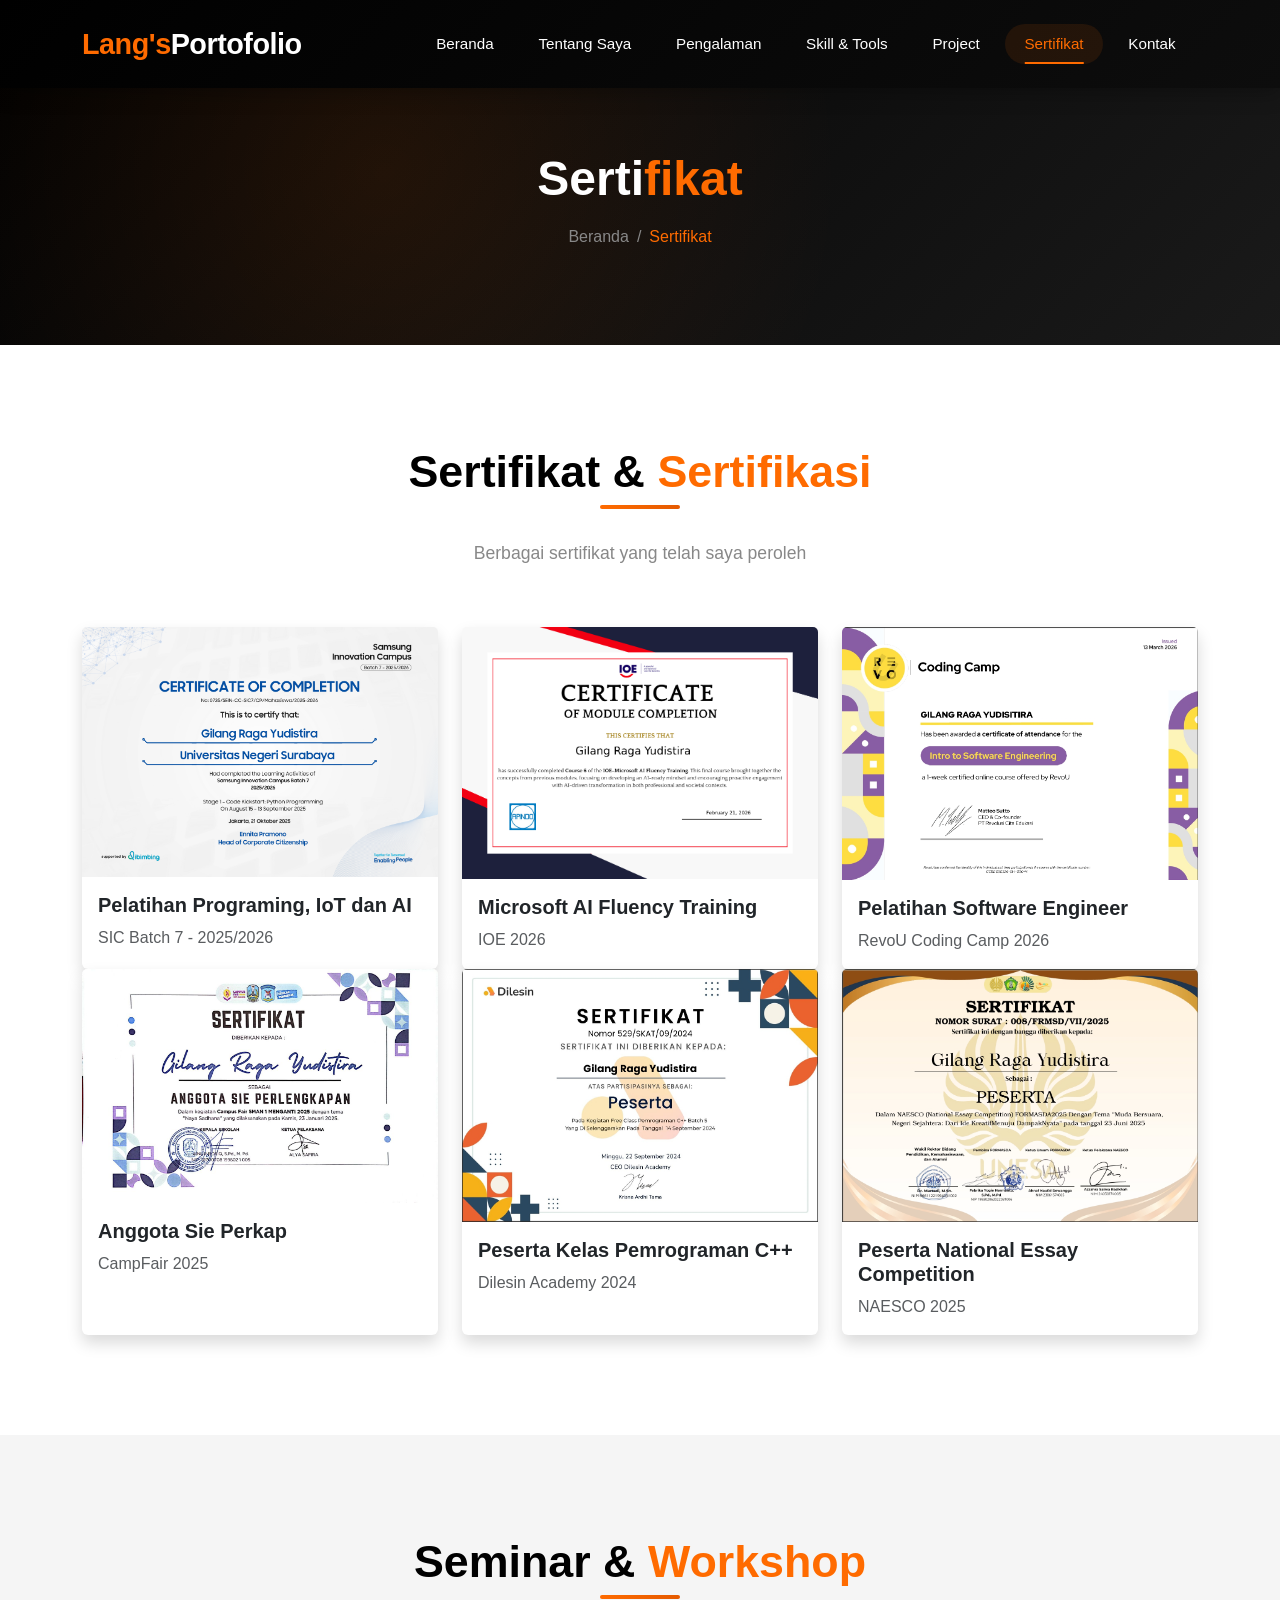
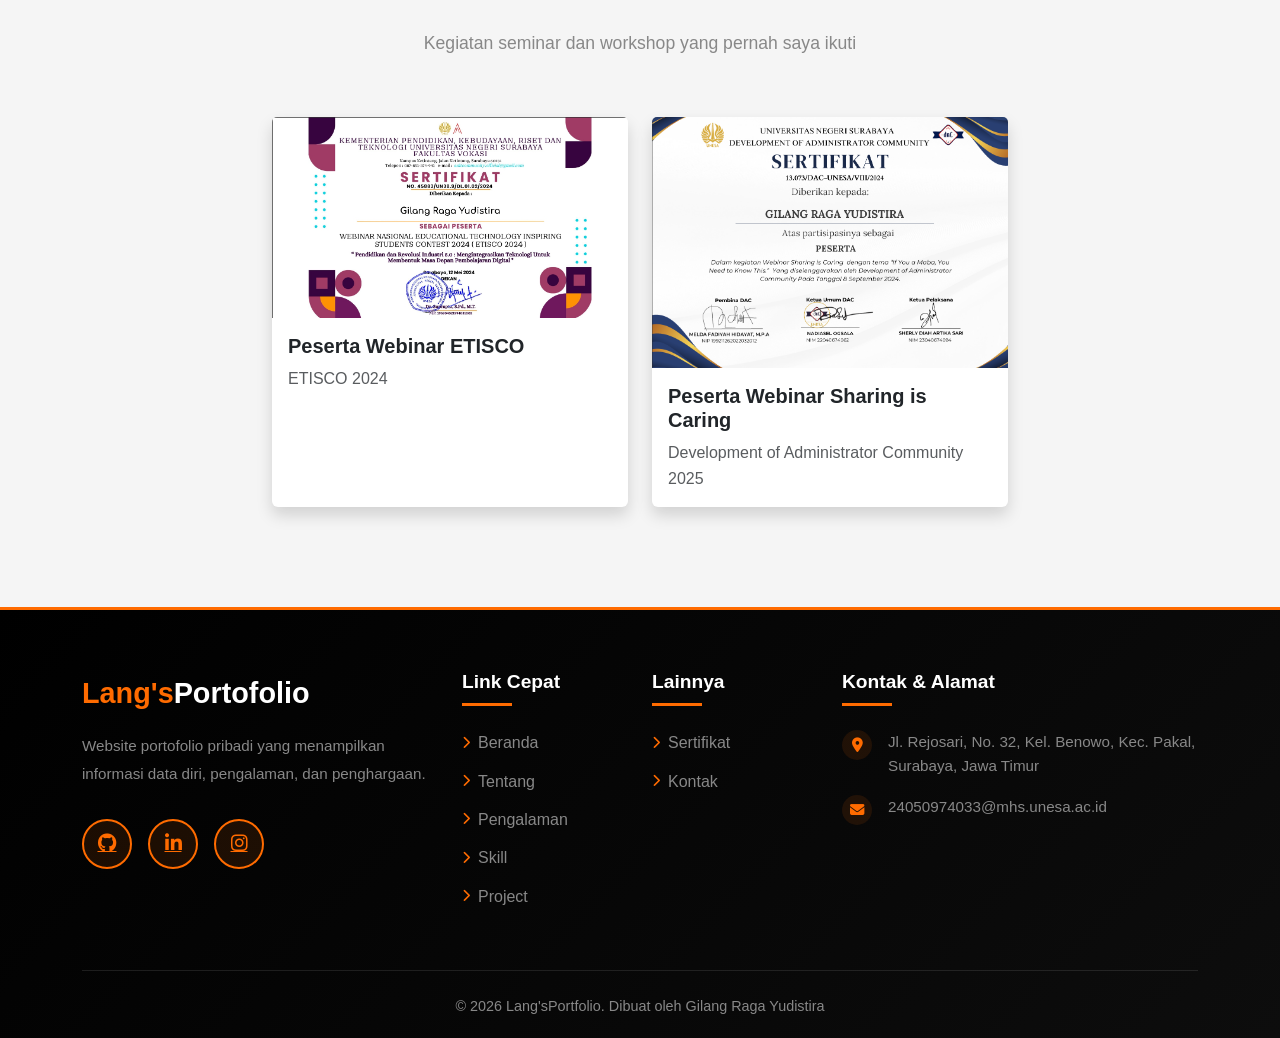
<file: certificates.html>
<!DOCTYPE html>
<html lang="id">

<head>
    <meta charset="UTF-8">
    <meta name="viewport" content="width=device-width, initial-scale=1.0">
    <title>Sertifikat - Lang'sPortfolio</title>

    <!-- Bootstrap 5.3 CSS -->
    <link href="https://cdn.jsdelivr.net/npm/bootstrap@5.3.2/dist/css/bootstrap.min.css" rel="stylesheet">

    <!-- Font Awesome -->
    <link rel="stylesheet" href="https://cdnjs.cloudflare.com/ajax/libs/font-awesome/6.4.2/css/all.min.css">

    <!-- Custom CSS -->
    <link rel="stylesheet" href="css/style.css">

    <!-- Favicon -->
    <link rel="icon" type="image/x-icon" href="images/favicon.ico">
</head>

<body>

    <!-- ============================================
        NAVIGATION
        ============================================ -->
    <nav class="navbar navbar-expand-lg fixed-top">
        <div class="container">
            <a class="navbar-brand" href="index.html">
                <span>Lang's</span>Portofolio
            </a>
            <button class="navbar-toggler" type="button" data-bs-toggle="collapse" data-bs-target="#navbarNav">
                <span class="navbar-toggler-icon"></span>
            </button>
            <div class="collapse navbar-collapse" id="navbarNav">
                <ul class="navbar-nav ms-auto">
                    <li class="nav-item">
                        <a class="nav-link" href="index.html">Beranda</a>
                    </li>
                    <li class="nav-item">
                        <a class="nav-link" href="about.html">Tentang Saya</a>
                    </li>
                    <li class="nav-item">
                        <a class="nav-link" href="experience.html">Pengalaman</a>
                    </li>
                    <li class="nav-item">
                        <a class="nav-link" href="skills.html">Skill & Tools</a>
                    </li>
                    <li class="nav-item">
                        <a class="nav-link" href="projects.html">Project</a>
                    </li>
                    <li class="nav-item">
                        <a class="nav-link active" href="certificates.html">Sertifikat</a>
                    </li>
                    <li class="nav-item">
                        <a class="nav-link" href="contact.html">Kontak</a>
                    </li>
                </ul>
            </div>
        </div>
    </nav>

    <!-- ============================================
        PAGE HEADER
        ============================================ -->
    <section class="page-header">
        <div class="container">
            <h1>Serti<span>fikat</span></h1>
            <nav aria-label="breadcrumb">
                <ol class="breadcrumb">
                    <li class="breadcrumb-item"><a href="index.html">Beranda</a></li>
                    <li class="breadcrumb-item active" aria-current="page">Sertifikat</li>
                </ol>
            </nav>
        </div>
    </section>

    <!-- ============================================
        CERTIFICATES SECTION
        ============================================ -->
    <section class="section-padding">
        <div class="container">
            <div class="section-title fade-in-up">
                <h2>Sertifikat & <span style="color: var(--primary-orange);">Sertifikasi</span></h2>
                <p>Berbagai sertifikat yang telah saya peroleh</p>
            </div>

            <div class="row">
                <!-- Certificate 1 -->
                <div class="col-lg-4 col-md-6">
                    <div class="card h-100 border-0 shadow fade-in-up">
                        <img src="img/sic.png" class="card-img-top" alt="Sertifikat SIC">
                        <div class="card-body">
                            <h5 class="card-title fw-bold">Pelatihan Programing, IoT dan AI</h5>
                            <p class="card-text text-muted">SIC Batch 7 - 2025/2026</p>
                        </div>
                    </div>
                </div>

                <!-- Certificate 2 -->
                <div class="col-lg-4 col-md-6">
                    <div class="card h-100 border-0 shadow fade-in-up">
                        <img src="img/ioe.png" class="card-img-top" alt="Microsoft AI Training">
                        <div class="card-body">
                            <h5 class="card-title fw-bold">Microsoft AI Fluency Training</h5>
                            <p class="card-text text-muted">IOE 2026</p>
                        </div>
                    </div>
                </div>

                <!-- Certificate 3 -->
                <div class="col-lg-4 col-md-6">
                    <div class="card h-100 border-0 shadow fade-in-up">
                        <img src="img/revou.jpeg" class="card-img-top" alt="Mahasiswa Berprestasi">
                        <div class="card-body">
                            <h5 class="card-title fw-bold">Pelatihan Software Engineer</h5>
                            <p class="card-text text-muted">RevoU Coding Camp 2026</p>
                        </div>
                    </div>
                </div>

                <!-- Certificate 4 -->
                <div class="col-lg-4 col-md-6">
                    <div class="card h-100 border-0 shadow fade-in-up">
                        <img src="img/campfair.jpg" class="card-img-top" alt="Best Project">
                        <div class="card-body">
                            <h5 class="card-title fw-bold">Anggota Sie Perkap</h5>
                            <p class="card-text text-muted">CampFair 2025</p>
                        </div>
                    </div>
                </div>

                <!-- Certificate 5 -->
                <div class="col-lg-4 col-md-6">
                    <div class="card h-100 border-0 shadow fade-in-up">
                        <img src="img/dilesin.jpeg" class="card-img-top" alt="Design Challenge">
                        <div class="card-body">
                            <h5 class="card-title fw-bold">Peserta Kelas Pemrograman C++</h5>
                            <p class="card-text text-muted">Dilesin Academy 2024</p>
                        </div>
                    </div>
                </div>

                <!-- Certificate 6 -->
                <div class="col-lg-4 col-md-6">
                    <div class="card h-100 border-0 shadow fade-in-up">
                        <img src="img/naesco.jpeg" class="card-img-top" alt="Beasiswa">
                        <div class="card-body">
                            <h5 class="card-title fw-bold">Peserta National Essay Competition</h5>
                            <p class="card-text text-muted">NAESCO 2025</p>
                        </div>
                    </div>
                </div>
            </div>
        </div>
    </section>

    <!-- ============================================
        SEMINAR & WORKSHOP SECTION
        ============================================ -->
    <section class="section-padding section-bg-light">
        <div class="container">
            <div class="section-title fade-in-up">
                <h2>Seminar & <span style="color: var(--primary-orange);">Workshop</span></h2>
                <p>Kegiatan seminar dan workshop yang pernah saya ikuti</p>
            </div>

            <div class="row justify-content-center">
                <div class="col-lg-4 col-md-6">
                    <div class="card h-100 border-0 shadow fade-in-up">
                        <img src="img/etisco.jpeg" class="card-img-top" alt="Beasiswa">
                        <div class="card-body">
                            <h5 class="card-title fw-bold">Peserta Webinar ETISCO</h5>
                            <p class="card-text text-muted">ETISCO 2024</p>
                        </div>
                    </div>
                </div>

                <div class="col-lg-4 col-md-6">
                        <div class="card h-100 border-0 shadow fade-in-up">
                            <img src="img/dac.png" class="card-img-top" alt="Beasiswa">
                            <div class="card-body">
                                <h5 class="card-title fw-bold">Peserta Webinar Sharing is Caring</h5>
                                <p class="card-text text-muted">Development of Administrator
                                    Community 2025</p>
                            </div>
                        </div>
                    </div>
            </div>
        </div>
    </section>

    <!-- ============================================
        FOOTER
        ============================================ -->
    <footer class="footer">
        <div class="container">
            <div class="row">
                <!-- About Column -->
                <div class="col-lg-4 col-md-6 mb-4 mb-lg-0">
                    <div class="footer-about">
                        <div class="footer-brand"><span>Lang's</span>Portofolio</div>
                        <p>
                            Website portofolio pribadi yang menampilkan informasi data diri, pengalaman, dan penghargaan.
                        </p>
                        <div class="social-links">
                            <a href="https://github.com/gilang-raga" target="_blank"><i class="fab fa-github"></i></a>
                            <a href="https://www.linkedin.com/in/gilang-raga-yudistira-b29270327/" target="_blank"><i class="fab fa-linkedin-in"></i></a>
                            <a href="https://www.instagram.com/gilang.rydst/" target="_blank"><i class="fab fa-instagram"></i></a>
                        </div>
                    </div>
                </div>

                <!-- Quick Links Column -->
                <div class="col-lg-2 col-md-6 mb-4 mb-lg-0">
                    <h4 class="footer-title">Link Cepat</h4>
                    <ul class="footer-links">
                        <li><a href="index.html"><i class="fas fa-chevron-right"></i> Beranda</a></li>
                        <li><a href="about.html"><i class="fas fa-chevron-right"></i> Tentang</a></li>
                        <li><a href="experience.html"><i class="fas fa-chevron-right"></i> Pengalaman</a></li>
                        <li><a href="skills.html"><i class="fas fa-chevron-right"></i> Skill</a></li>
                        <li><a href="projects.html"><i class="fas fa-chevron-right"></i> Project</a></li>
                    </ul>
                </div>

                <!-- More Links Column -->
                <div class="col-lg-2 col-md-6 mb-4 mb-lg-0">
                    <h4 class="footer-title">Lainnya</h4>
                    <ul class="footer-links">
                        <li><a href="certificates.html"><i class="fas fa-chevron-right"></i> Sertifikat</a></li>
                        <li><a href="contact.html"><i class="fas fa-chevron-right"></i> Kontak</a></li>
                    </ul>
                </div>

                <!-- Contact Column -->
                <div class="col-lg-4 col-md-6">
                    <h4 class="footer-title">Kontak & Alamat</h4>
                    <ul class="footer-contact">
                        <li>
                            <i class="fas fa-map-marker-alt"></i>
                            <span>Jl. Rejosari, No. 32, Kel. Benowo, Kec. Pakal, Surabaya, Jawa Timur</span>
                        </li>
                        <li>
                            <i class="fas fa-envelope"></i>
                            <span>24050974033@mhs.unesa.ac.id</span>
                        </li>
                    </ul>
                </div>
            </div>

            <!-- Footer Bottom -->
            <div class="footer-bottom">
                <p>
                    &copy; 2026 Lang'sPortfolio. Dibuat oleh Gilang Raga Yudistira
                </p>
            </div>
        </div>
    </footer>

    <!-- Bootstrap 5.3 JS -->
    <script src="https://cdn.jsdelivr.net/npm/bootstrap@5.3.2/dist/js/bootstrap.bundle.min.js"></script>

    <!-- Custom JS -->
    <script src="js/main.js"></script>

</body>

</html>
</file>
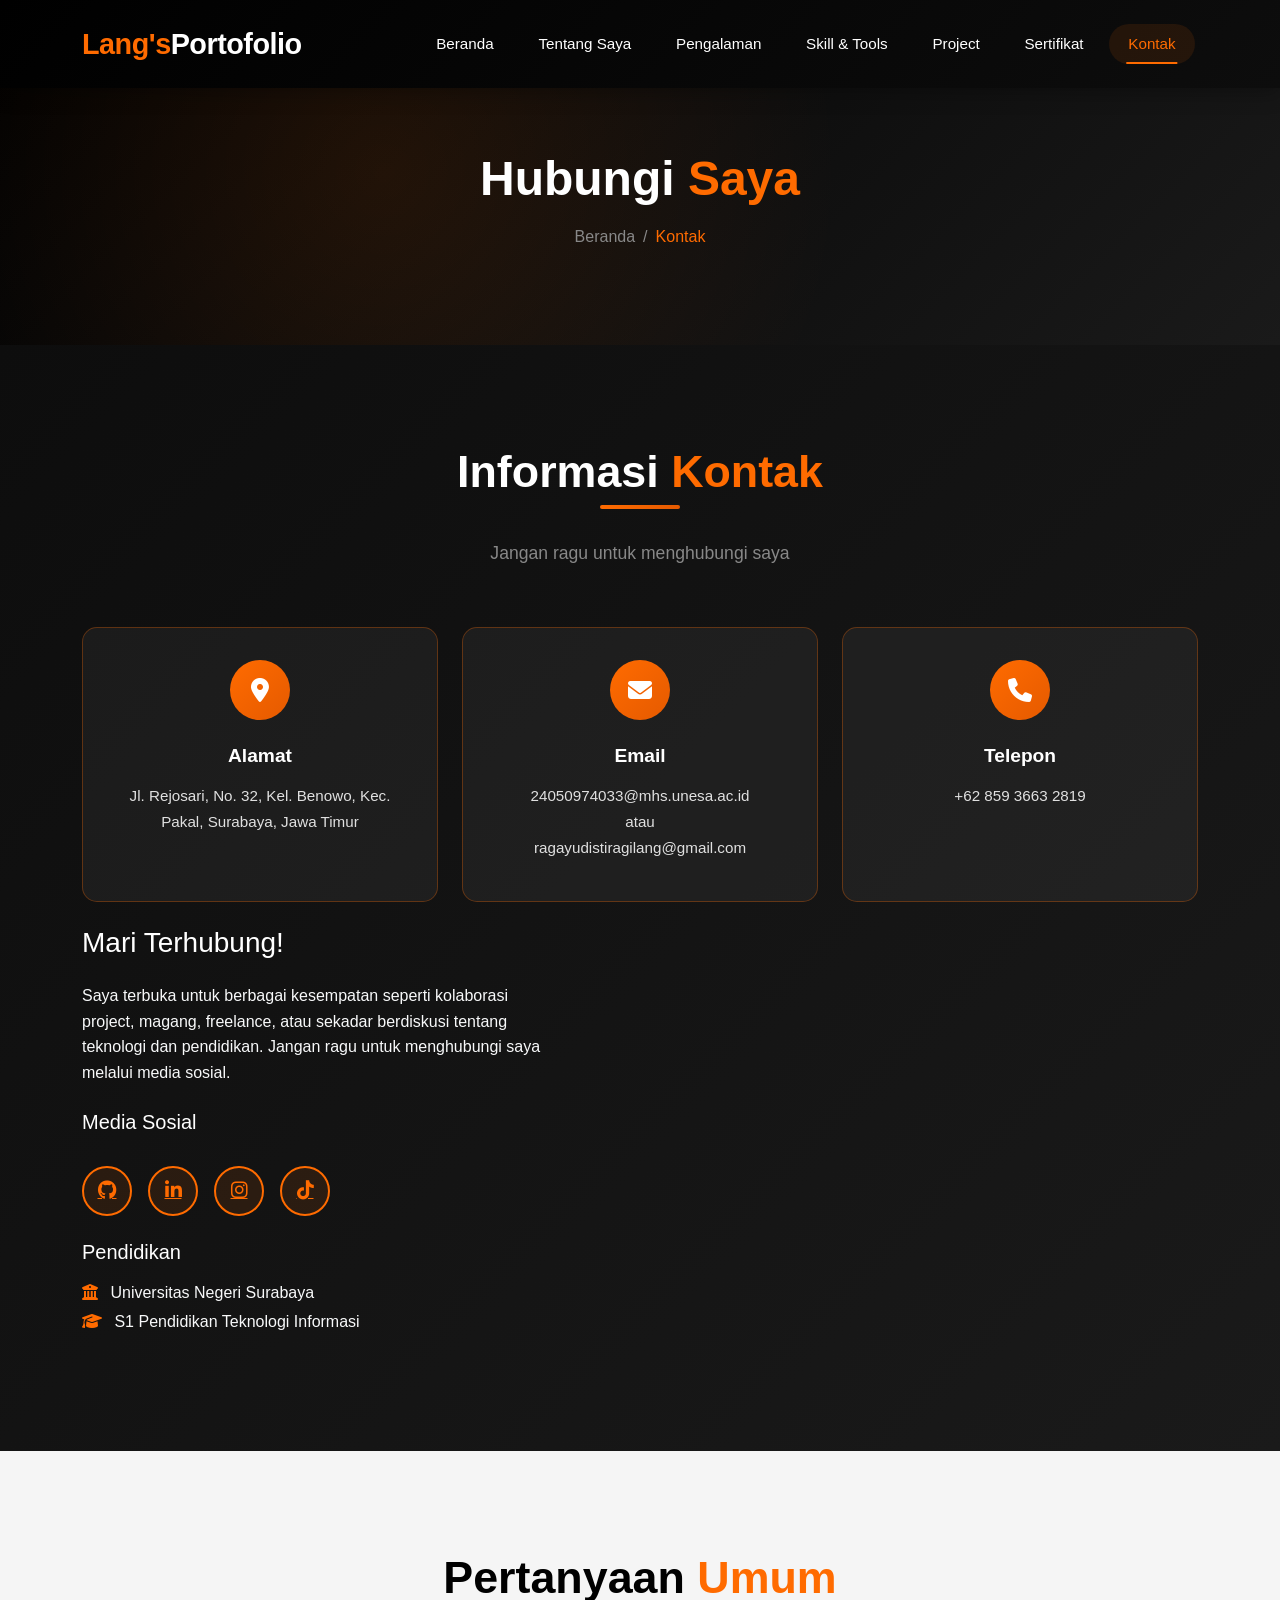
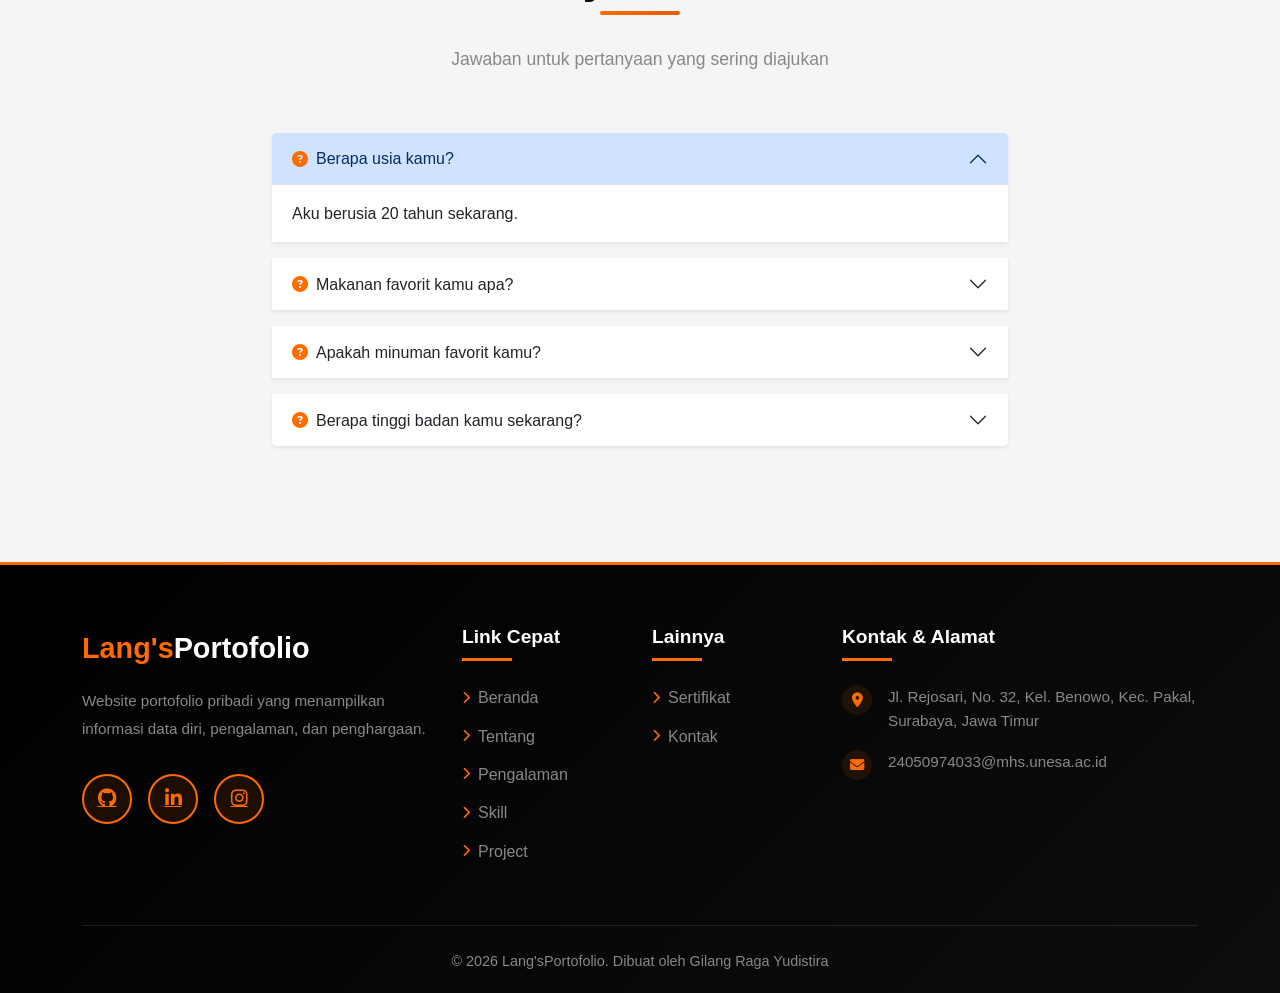
<file: contact.html>
<!DOCTYPE html>
<html lang="id">

<head>
    <meta charset="UTF-8">
    <meta name="viewport" content="width=device-width, initial-scale=1.0">
    <title>Kontak - Lang'sPortfolio</title>

    <!-- Bootstrap 5.3 CSS -->
    <link href="https://cdn.jsdelivr.net/npm/bootstrap@5.3.2/dist/css/bootstrap.min.css" rel="stylesheet">

    <!-- Font Awesome -->
    <link rel="stylesheet" href="https://cdnjs.cloudflare.com/ajax/libs/font-awesome/6.4.2/css/all.min.css">

    <!-- Custom CSS -->
    <link rel="stylesheet" href="css/style.css">

    <!-- Favicon -->
    <link rel="icon" type="image/x-icon" href="images/favicon.ico">
</head>

<body>

    <!-- ============================================
        NAVIGATION
        ============================================ -->
    <nav class="navbar navbar-expand-lg fixed-top">
        <div class="container">
            <a class="navbar-brand" href="index.html">
                <span>Lang's</span>Portofolio
            </a>
            <button class="navbar-toggler" type="button" data-bs-toggle="collapse" data-bs-target="#navbarNav">
                <span class="navbar-toggler-icon"></span>
            </button>
            <div class="collapse navbar-collapse" id="navbarNav">
                <ul class="navbar-nav ms-auto">
                    <li class="nav-item">
                        <a class="nav-link" href="index.html">Beranda</a>
                    </li>
                    <li class="nav-item">
                        <a class="nav-link" href="about.html">Tentang Saya</a>
                    </li>
                    <li class="nav-item">
                        <a class="nav-link" href="experience.html">Pengalaman</a>
                    </li>
                    <li class="nav-item">
                        <a class="nav-link" href="skills.html">Skill & Tools</a>
                    </li>
                    <li class="nav-item">
                        <a class="nav-link" href="projects.html">Project</a>
                    </li>
                    <li class="nav-item">
                        <a class="nav-link" href="certificates.html">Sertifikat</a>
                    </li>
                    <li class="nav-item">
                        <a class="nav-link active" href="contact.html">Kontak</a>
                    </li>
                </ul>
            </div>
        </div>
    </nav>

    <!-- ============================================
        PAGE HEADER
        ============================================ -->
    <section class="page-header">
        <div class="container">
            <h1>Hubungi <span>Saya</span></h1>
            <nav aria-label="breadcrumb">
                <ol class="breadcrumb">
                    <li class="breadcrumb-item"><a href="index.html">Beranda</a></li>
                    <li class="breadcrumb-item active" aria-current="page">Kontak</li>
                </ol>
            </nav>
        </div>
    </section>

    <!-- ============================================
        CONTACT SECTION
        =========================================== -->
    <section class="section-padding section-bg-dark">
        <div class="container">
            <div class="section-title fade-in-up">
                <h2>Informasi <span style="color: var(--primary-orange);">Kontak</span></h2>
                <p>Jangan ragu untuk menghubungi saya</p>
            </div>

            <div class="row">
                <!-- Contact Info Cards -->
                <div class="col-lg-4 col-md-6 mb-4">
                    <div class="contact-info-card fade-in-up h-100 text-center">
                        <div class="contact-icon mx-auto">
                            <i class="fas fa-map-marker-alt"></i>
                        </div>
                        <h4>Alamat</h4>
                        <p>
                            Jl. Rejosari, No. 32, Kel. Benowo, Kec. Pakal, Surabaya, Jawa Timur
                        </p>
                    </div>
                </div>

                <div class="col-lg-4 col-md-6 mb-4">
                    <div class="contact-info-card fade-in-up h-100 text-center">
                        <div class="contact-icon mx-auto">
                            <i class="fas fa-envelope"></i>
                        </div>
                        <h4>Email</h4>
                        <p>
                            24050974033@mhs.unesa.ac.id<br>
                            atau<br>
                            ragayudistiragilang@gmail.com
                        </p>
                    </div>
                </div>

                <div class="col-lg-4 col-md-6 mb-4">
                    <div class="contact-info-card fade-in-up h-100 text-center">
                        <div class="contact-icon mx-auto">
                            <i class="fas fa-phone"></i>
                        </div>
                        <h4>Telepon</h4>
                        <p>
                            +62 859 3663 2819
                        </p>
                    </div>
                </div>
            </div>

            <!-- Additional Info -->
            <div class="col-lg-5">
                <div class="fade-in-up">
                    <h3 class="text-white mb-4">Mari Terhubung!</h3>
                    <p class="text-light mb-4">
                        Saya terbuka untuk berbagai kesempatan seperti kolaborasi project,
                        magang, freelance, atau sekadar berdiskusi tentang teknologi dan pendidikan.
                        Jangan ragu untuk menghubungi saya melalui media sosial.
                    </p>

                    <div class="mb-4">
                        <h5 class="text-white mb-3">Media Sosial</h5>
                        <div class="social-links">
                            <a href="https://github.com/gilang-raga" target="_blank"><i class="fab fa-github"></i></a>
                            <a href="https://www.linkedin.com/in/gilang-raga-yudistira-b29270327/" target="_blank"><i
                                    class="fab fa-linkedin-in"></i></a>
                            <a href="https://www.instagram.com/gilang.rydst/" target="_blank"><i
                                    class="fab fa-instagram"></i></a>
                            <a href="https://www.tiktok.com/@glngrydst" target="_blank"><i class="fab fa-tiktok"></i></a>
                        </div>
                    </div>

                    <div>
                        <h5 class="text-white mb-3">Pendidikan</h5>
                        <p class="text-light mb-1">
                            <i class="fas fa-university me-2" style="color: var(--primary-orange);"></i>
                            Universitas Negeri Surabaya
                        </p>
                        <p class="text-light">
                            <i class="fas fa-graduation-cap me-2" style="color: var(--primary-orange);"></i>
                            S1 Pendidikan Teknologi Informasi
                        </p>
                    </div>
                </div>
            </div>
        </div>
        </div>
    </section>

    <!-- ============================================
        FAQ SECTION
        ============================================ -->
    <section class="section-padding section-bg-light">
        <div class="container">
            <div class="section-title fade-in-up">
                <h2>Pertanyaan <span style="color: var(--primary-orange);">Umum</span></h2>
                <p>Jawaban untuk pertanyaan yang sering diajukan</p>
            </div>

            <div class="row justify-content-center">
                <div class="col-lg-8">
                    <div class="accordion fade-in-up" id="faqAccordion">
                        <div class="accordion-item mb-3 border-0 shadow-sm">
                            <h2 class="accordion-header">
                                <button class="accordion-button" type="button" data-bs-toggle="collapse"
                                    data-bs-target="#faq1">
                                    <i class="fas fa-question-circle me-2" style="color: var(--primary-orange);"></i>
                                    Berapa usia kamu?
                                </button>
                            </h2>
                            <div id="faq1" class="accordion-collapse collapse show" data-bs-parent="#faqAccordion">
                                <div class="accordion-body">
                                    Aku berusia 20 tahun sekarang.
                                </div>
                            </div>
                        </div>

                        <div class="accordion-item mb-3 border-0 shadow-sm">
                            <h2 class="accordion-header">
                                <button class="accordion-button collapsed" type="button" data-bs-toggle="collapse"
                                    data-bs-target="#faq2">
                                    <i class="fas fa-question-circle me-2" style="color: var(--primary-orange);"></i>
                                    Makanan favorit kamu apa?
                                </button>
                            </h2>
                            <div id="faq2" class="accordion-collapse collapse" data-bs-parent="#faqAccordion">
                                <div class="accordion-body">
                                    Makanan favoritku ada banyak. Tapi yang paling favorit itu mie ayam sama chicken
                                    katsu FoodCourt UK.
                                </div>
                            </div>
                        </div>

                        <div class="accordion-item mb-3 border-0 shadow-sm">
                            <h2 class="accordion-header">
                                <button class="accordion-button collapsed" type="button" data-bs-toggle="collapse"
                                    data-bs-target="#faq3">
                                    <i class="fas fa-question-circle me-2" style="color: var(--primary-orange);"></i>
                                    Apakah minuman favorit kamu?
                                </button>
                            </h2>
                            <div id="faq3" class="accordion-collapse collapse" data-bs-parent="#faqAccordion">
                                <div class="accordion-body">
                                    Yap betul sekali, minuman favoritku adalah air putih.
                                </div>
                            </div>
                        </div>

                        <div class="accordion-item mb-3 border-0 shadow-sm">
                            <h2 class="accordion-header">
                                <button class="accordion-button collapsed" type="button" data-bs-toggle="collapse"
                                    data-bs-target="#faq4">
                                    <i class="fas fa-question-circle me-2" style="color: var(--primary-orange);"></i>
                                    Berapa tinggi badan kamu sekarang?
                                </button>
                            </h2>
                            <div id="faq4" class="accordion-collapse collapse" data-bs-parent="#faqAccordion">
                                <div class="accordion-body">
                                    Hhmm, kira-kira tinggi badanku sekarang 178 cm.
                                </div>
                            </div>
                        </div>
                    </div>
                </div>
            </div>
        </div>
    </section>

    <!-- ============================================
        FOOTER
        ============================================ -->
    <footer class="footer">
        <div class="container">
            <div class="row">
                <!-- About Column -->
                <div class="col-lg-4 col-md-6 mb-4 mb-lg-0">
                    <div class="footer-about">
                        <div class="footer-brand"><span>Lang's</span>Portofolio</div>
                        <p>
                            Website portofolio pribadi yang menampilkan informasi data diri, pengalaman, dan
                            penghargaan.
                        </p>
                        <div class="social-links">
                            <a href="https://github.com/gilang-raga" target="_blank"><i class="fab fa-github"></i></a>
                            <a href="https://www.linkedin.com/in/gilang-raga-yudistira-b29270327/" target="_blank"><i
                                    class="fab fa-linkedin-in"></i></a>
                            <a href="https://www.instagram.com/gilang.rydst/" target="_blank"><i
                                    class="fab fa-instagram"></i></a>
                        </div>
                    </div>
                </div>

                <!-- Quick Links Column -->
                <div class="col-lg-2 col-md-6 mb-4 mb-lg-0">
                    <h4 class="footer-title">Link Cepat</h4>
                    <ul class="footer-links">
                        <li><a href="index.html"><i class="fas fa-chevron-right"></i> Beranda</a></li>
                        <li><a href="about.html"><i class="fas fa-chevron-right"></i> Tentang</a></li>
                        <li><a href="experience.html"><i class="fas fa-chevron-right"></i> Pengalaman</a></li>
                        <li><a href="skills.html"><i class="fas fa-chevron-right"></i> Skill</a></li>
                        <li><a href="projects.html"><i class="fas fa-chevron-right"></i> Project</a></li>
                    </ul>
                </div>

                <!-- More Links Column -->
                <div class="col-lg-2 col-md-6 mb-4 mb-lg-0">
                    <h4 class="footer-title">Lainnya</h4>
                    <ul class="footer-links">
                        <li><a href="certificates.html"><i class="fas fa-chevron-right"></i> Sertifikat</a></li>
                        <li><a href="contact.html"><i class="fas fa-chevron-right"></i> Kontak</a></li>
                    </ul>
                </div>

                <!-- Contact Column -->
                <div class="col-lg-4 col-md-6">
                    <h4 class="footer-title">Kontak & Alamat</h4>
                    <ul class="footer-contact">
                        <li>
                            <i class="fas fa-map-marker-alt"></i>
                            <span>Jl. Rejosari, No. 32, Kel. Benowo, Kec. Pakal, Surabaya, Jawa Timur</span>
                        </li>
                        <li>
                            <i class="fas fa-envelope"></i>
                            <span>24050974033@mhs.unesa.ac.id</span>
                        </li>
                    </ul>
                </div>
            </div>

            <!-- Footer Bottom -->
            <div class="footer-bottom">
                <p>
                    &copy; 2026 Lang'sPortofolio. Dibuat oleh Gilang Raga Yudistira
                </p>
            </div>
        </div>
    </footer>

    <!-- Bootstrap 5.3 JS -->
    <script src="https://cdn.jsdelivr.net/npm/bootstrap@5.3.2/dist/js/bootstrap.bundle.min.js"></script>

    <!-- Custom JS -->
    <script src="js/main.js"></script>

</body>

</html>
</file>
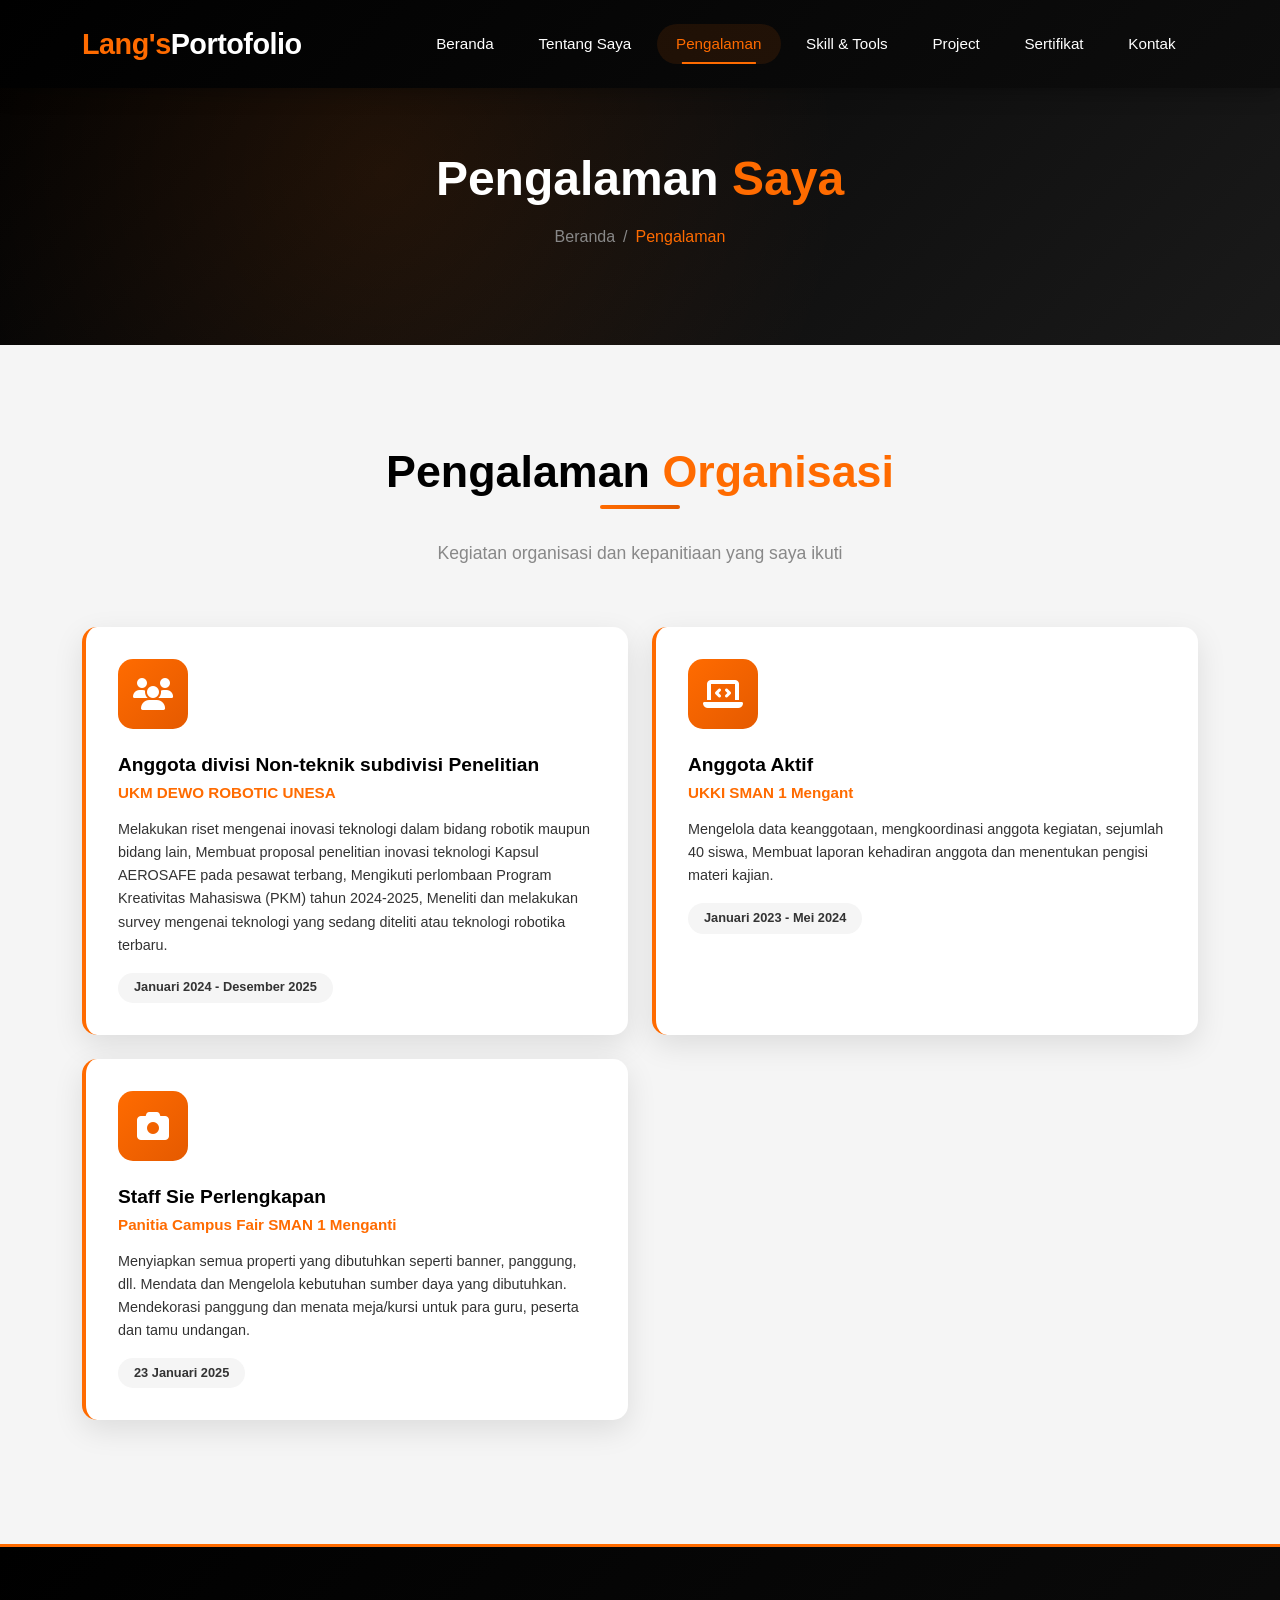
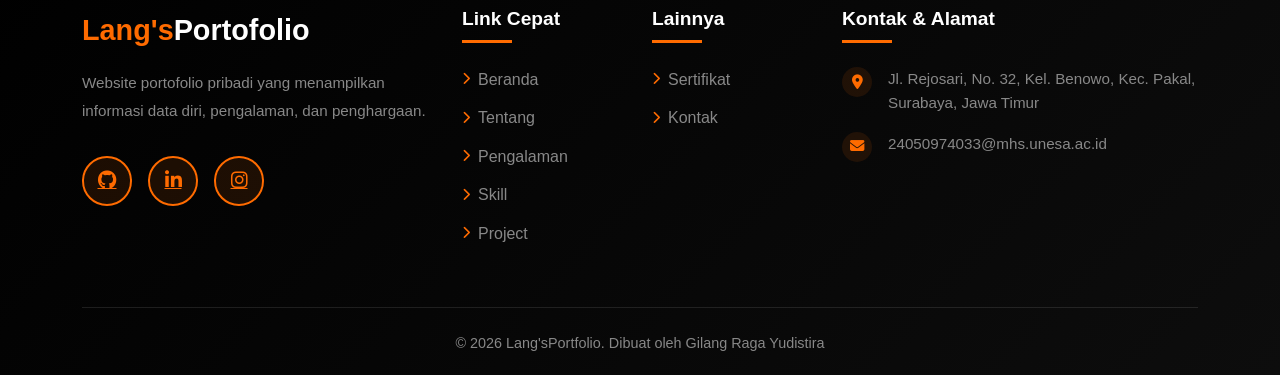
<file: experience.html>
<!DOCTYPE html>
<html lang="id">

<head>
    <meta charset="UTF-8">
    <meta name="viewport" content="width=device-width, initial-scale=1.0">
    <title>Pengalaman - Lang'sPortfolio</title>

    <!-- Bootstrap 5.3 CSS -->
    <link href="https://cdn.jsdelivr.net/npm/bootstrap@5.3.2/dist/css/bootstrap.min.css" rel="stylesheet">

    <!-- Font Awesome -->
    <link rel="stylesheet" href="https://cdnjs.cloudflare.com/ajax/libs/font-awesome/6.4.2/css/all.min.css">

    <!-- Custom CSS -->
    <link rel="stylesheet" href="css/style.css">

    <!-- Favicon -->
    <link rel="icon" type="image/x-icon" href="images/favicon.ico">
</head>

<body>

    <!-- ============================================
        NAVIGATION
        ============================================ -->
    <nav class="navbar navbar-expand-lg fixed-top">
        <div class="container">
            <a class="navbar-brand" href="index.html">
                <span>Lang's</span>Portofolio
            </a>
            <button class="navbar-toggler" type="button" data-bs-toggle="collapse" data-bs-target="#navbarNav">
                <span class="navbar-toggler-icon"></span>
            </button>
            <div class="collapse navbar-collapse" id="navbarNav">
                <ul class="navbar-nav ms-auto">
                    <li class="nav-item">
                        <a class="nav-link" href="index.html">Beranda</a>
                    </li>
                    <li class="nav-item">
                        <a class="nav-link" href="about.html">Tentang Saya</a>
                    </li>
                    <li class="nav-item">
                        <a class="nav-link active" href="experience.html">Pengalaman</a>
                    </li>
                    <li class="nav-item">
                        <a class="nav-link" href="skills.html">Skill & Tools</a>
                    </li>
                    <li class="nav-item">
                        <a class="nav-link" href="projects.html">Project</a>
                    </li>
                    <li class="nav-item">
                        <a class="nav-link" href="certificates.html">Sertifikat</a>
                    </li>
                    <li class="nav-item">
                        <a class="nav-link" href="contact.html">Kontak</a>
                    </li>
                </ul>
            </div>
        </div>
    </nav>

    <!-- ============================================
        PAGE HEADER
        ============================================ -->
    <section class="page-header">
        <div class="container">
            <h1>Pengalaman <span>Saya</span></h1>
            <nav aria-label="breadcrumb">
                <ol class="breadcrumb">
                    <li class="breadcrumb-item"><a href="index.html">Beranda</a></li>
                    <li class="breadcrumb-item active" aria-current="page">Pengalaman</li>
                </ol>
            </nav>
        </div>
    </section>

    <!-- ============================================
        ORGANIZATION EXPERIENCE SECTION
        ============================================ -->
    <section class="section-padding section-bg-light">
        <div class="container">
            <div class="section-title fade-in-up">
                <h2>Pengalaman <span style="color: var(--primary-orange);">Organisasi</span></h2>
                <p>Kegiatan organisasi dan kepanitiaan yang saya ikuti</p>
            </div>

            <div class="row">
                <div class="col-lg-6 mb-4">
                    <div class="certificate-card fade-in-up h-100">
                        <div class="certificate-icon">
                            <i class="fas fa-users"></i>
                        </div>
                        <div class="certificate-content">
                            <h4>Anggota divisi Non-teknik subdivisi Penelitian</h4>
                            <h5>UKM DEWO ROBOTIC UNESA</h5>
                            <p>
                                Melakukan riset mengenai inovasi teknologi dalam bidang robotik maupun bidang lain,
                                Membuat proposal penelitian inovasi teknologi Kapsul AEROSAFE pada pesawat terbang,
                                Mengikuti perlombaan Program Kreativitas Mahasiswa (PKM) tahun 2024-2025,
                                Meneliti dan melakukan survey mengenai teknologi yang sedang diteliti atau teknologi
                                robotika terbaru.
                            </p>
                            <span class="certificate-date">Januari 2024 - Desember 2025</span>
                        </div>
                    </div>
                </div>

                <div class="col-lg-6 mb-4">
                    <div class="certificate-card fade-in-up h-100">
                        <div class="certificate-icon">
                            <i class="fas fa-laptop-code"></i>
                        </div>
                        <div class="certificate-content">
                            <h4>Anggota Aktif</h4>
                            <h5>UKKI SMAN 1 Mengant</h5>
                            <p>
                                Mengelola data keanggotaan, mengkoordinasi anggota kegiatan, sejumlah 40 siswa, Membuat
                                laporan kehadiran anggota dan menentukan pengisi materi kajian.
                            </p>
                            <span class="certificate-date">Januari 2023 - Mei 2024</span>
                        </div>
                    </div>
                </div>

                <div class="col-lg-6 mb-4">
                    <div class="certificate-card fade-in-up h-100">
                        <div class="certificate-icon">
                            <i class="fas fa-camera"></i>
                        </div>
                        <div class="certificate-content">
                            <h4>Staff Sie Perlengkapan</h4>
                            <h5>Panitia Campus Fair SMAN 1 Menganti</h5>
                            <p>
                                Menyiapkan semua properti yang dibutuhkan seperti banner, panggung, dll. Mendata dan
                                Mengelola kebutuhan sumber daya yang dibutuhkan. Mendekorasi panggung dan menata
                                meja/kursi untuk para guru, peserta dan tamu undangan.
                            </p>
                            <span class="certificate-date">23 Januari 2025</span>
                        </div>
                    </div>
                </div>
            </div>
        </div>
    </section>
</section>

    <!-- ============================================
        FOOTER
        ============================================ -->
    <footer class="footer">
        <div class="container">
            <div class="row">
                <!-- About Column -->
                <div class="col-lg-4 col-md-6 mb-4 mb-lg-0">
                    <div class="footer-about">
                        <div class="footer-brand"><span>Lang's</span>Portofolio</div>
                        <p>
                            Website portofolio pribadi yang menampilkan informasi data diri, pengalaman, dan penghargaan.
                        </p>
                        <div class="social-links">
                            <a href="https://github.com/gilang-raga" target="_blank"><i class="fab fa-github"></i></a>
                            <a href="https://www.linkedin.com/in/gilang-raga-yudistira-b29270327/" target="_blank"><i class="fab fa-linkedin-in"></i></a>
                            <a href="https://www.instagram.com/gilang.rydst/" target="_blank"><i class="fab fa-instagram"></i></a>
                        </div>
                    </div>
                </div>

                <!-- Quick Links Column -->
                <div class="col-lg-2 col-md-6 mb-4 mb-lg-0">
                    <h4 class="footer-title">Link Cepat</h4>
                    <ul class="footer-links">
                        <li><a href="index.html"><i class="fas fa-chevron-right"></i> Beranda</a></li>
                        <li><a href="about.html"><i class="fas fa-chevron-right"></i> Tentang</a></li>
                        <li><a href="experience.html"><i class="fas fa-chevron-right"></i> Pengalaman</a></li>
                        <li><a href="skills.html"><i class="fas fa-chevron-right"></i> Skill</a></li>
                        <li><a href="projects.html"><i class="fas fa-chevron-right"></i> Project</a></li>
                    </ul>
                </div>

                <!-- More Links Column -->
                <div class="col-lg-2 col-md-6 mb-4 mb-lg-0">
                    <h4 class="footer-title">Lainnya</h4>
                    <ul class="footer-links">
                        <li><a href="certificates.html"><i class="fas fa-chevron-right"></i> Sertifikat</a></li>
                        <li><a href="contact.html"><i class="fas fa-chevron-right"></i> Kontak</a></li>
                    </ul>
                </div>

                <!-- Contact Column -->
                <div class="col-lg-4 col-md-6">
                    <h4 class="footer-title">Kontak & Alamat</h4>
                    <ul class="footer-contact">
                        <li>
                            <i class="fas fa-map-marker-alt"></i>
                            <span>Jl. Rejosari, No. 32, Kel. Benowo, Kec. Pakal, Surabaya, Jawa Timur</span>
                        </li>
                        <li>
                            <i class="fas fa-envelope"></i>
                            <span>24050974033@mhs.unesa.ac.id</span>
                        </li>
                    </ul>
                </div>
            </div>

            <!-- Footer Bottom -->
            <div class="footer-bottom">
                <p>
                    &copy; 2026 Lang'sPortfolio. Dibuat oleh Gilang Raga
                    Yudistira
                </p>
            </div>
        </div>
    </footer>

    <!-- Bootstrap -->
    <script src="https://cdn.jsdelivr.net/npm/bootstrap@5.3.2/dist/js/bootstrap.bundle.min.js"></script>

    <!-- Custom JS -->
    <script src="js/main.js"></script>
</body>

</html>
</file>
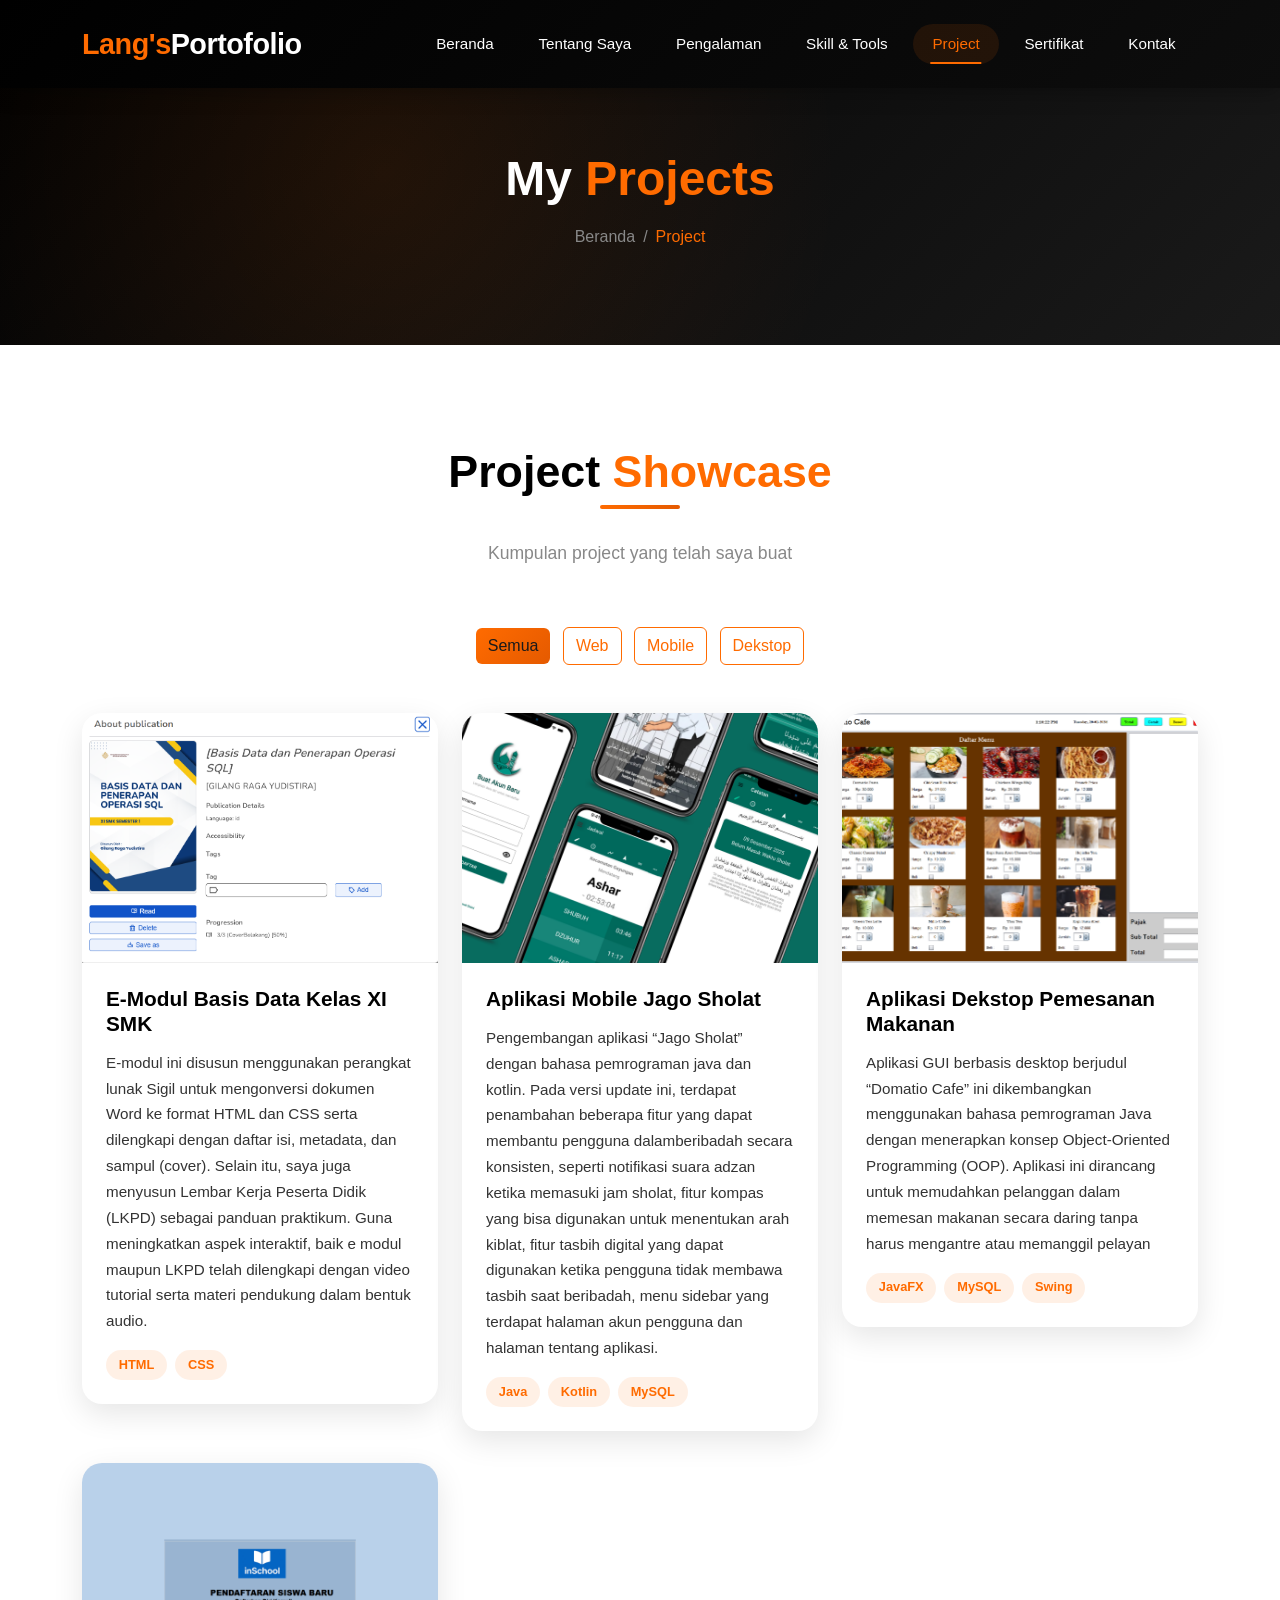
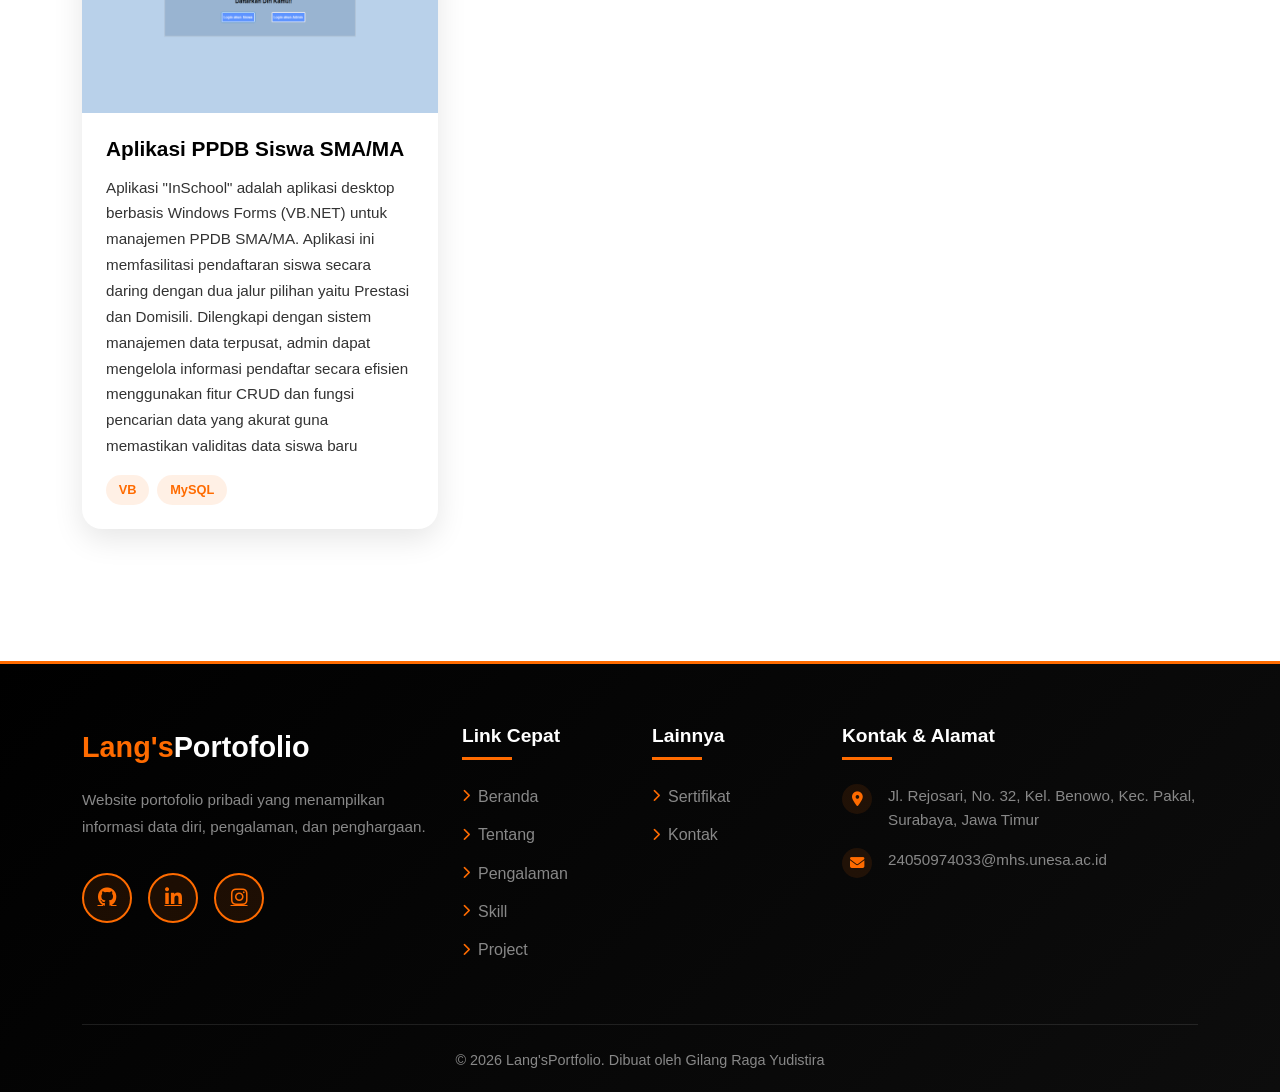
<file: projects.html>
<!DOCTYPE html>
<html lang="id">

<head>
    <meta charset="UTF-8">
    <meta name="viewport" content="width=device-width, initial-scale=1.0">
    <title>Project - Lang'sPortfolio</title>

    <!-- Bootstrap 5.3 CSS -->
    <link href="https://cdn.jsdelivr.net/npm/bootstrap@5.3.2/dist/css/bootstrap.min.css" rel="stylesheet">

    <!-- Font Awesome -->
    <link rel="stylesheet" href="https://cdnjs.cloudflare.com/ajax/libs/font-awesome/6.4.2/css/all.min.css">

    <!-- Custom CSS -->
    <link rel="stylesheet" href="css/style.css">

    <!-- Favicon -->
    <link rel="icon" type="image/x-icon" href="images/favicon.ico">
</head>

<body>

    <!-- ============================================
        NAVIGATION
        ============================================ -->
    <nav class="navbar navbar-expand-lg fixed-top">
        <div class="container">
            <a class="navbar-brand" href="index.html">
                <span>Lang's</span>Portofolio
            </a>
            <button class="navbar-toggler" type="button" data-bs-toggle="collapse" data-bs-target="#navbarNav">
                <span class="navbar-toggler-icon"></span>
            </button>
            <div class="collapse navbar-collapse" id="navbarNav">
                <ul class="navbar-nav ms-auto">
                    <li class="nav-item">
                        <a class="nav-link" href="index.html">Beranda</a>
                    </li>
                    <li class="nav-item">
                        <a class="nav-link" href="about.html">Tentang Saya</a>
                    </li>
                    <li class="nav-item">
                        <a class="nav-link" href="experience.html">Pengalaman</a>
                    </li>
                    <li class="nav-item">
                        <a class="nav-link" href="skills.html">Skill & Tools</a>
                    </li>
                    <li class="nav-item">
                        <a class="nav-link active" href="projects.html">Project</a>
                    </li>
                    <li class="nav-item">
                        <a class="nav-link" href="certificates.html">Sertifikat</a>
                    </li>
                    <li class="nav-item">
                        <a class="nav-link" href="contact.html">Kontak</a>
                    </li>
                </ul>
            </div>
        </div>
    </nav>

    <!-- ============================================
        PAGE HEADER
        ============================================ -->
    <section class="page-header">
        <div class="container">
            <h1>My <span>Projects</span></h1>
            <nav aria-label="breadcrumb">
                <ol class="breadcrumb">
                    <li class="breadcrumb-item"><a href="index.html">Beranda</a></li>
                    <li class="breadcrumb-item active" aria-current="page">Project</li>
                </ol>
            </nav>
        </div>
    </section>

    <!-- ============================================
        PROJECTS SECTION
        ============================================ -->
    <section class="section-padding">
        <div class="container">
            <div class="section-title fade-in-up">
                <h2>Project <span style="color: var(--primary-orange);">Showcase</span></h2>
                <p>Kumpulan project yang telah saya buat</p>
            </div>

            <!-- Filter Buttons -->
            <div class="text-center mb-5 fade-in-up">
                <button class="btn btn-primary-custom filter-btn active" data-filter="all">Semua</button>
                <button class="btn btn-outline-dark filter-btn ms-2" data-filter="web"
                    style="border-color: var(--primary-orange); color: var(--primary-orange);">Web</button>
                <button class="btn btn-outline-dark filter-btn ms-2" data-filter="mobile"
                    style="border-color: var(--primary-orange); color: var(--primary-orange);">Mobile</button>
                <button class="btn btn-outline-dark filter-btn ms-2" data-filter="dekstop"
                    style="border-color: var(--primary-orange); color: var(--primary-orange);">Dekstop</button>
            </div>

            <div class="row">
                <!-- Project 1 -->
                <div class="col-lg-4 col-md-6 project-item web">
                    <div class="project-card fade-in-up">
                        <div class="project-image">
                            <img src="img/modul.png" alt="E-Modul">
                            <div class="project-overlay">
                            </div>
                        </div>
                        <div class="project-content">
                            <h4>E-Modul Basis Data Kelas XI SMK</h4>
                            <p>E-modul ini disusun menggunakan perangkat lunak Sigil untuk
                                mengonversi dokumen Word ke format HTML dan CSS serta dilengkapi
                                dengan daftar isi, metadata, dan sampul (cover). Selain itu, saya
                                juga menyusun Lembar Kerja Peserta Didik (LKPD) sebagai
                                panduan praktikum. Guna meningkatkan aspek interaktif, baik e
                                modul maupun LKPD telah dilengkapi dengan video tutorial serta
                                materi pendukung dalam bentuk audio.</p>
                            <div class="project-tags">
                                <span>HTML</span>
                                <span>CSS</span>
                            </div>
                        </div>
                    </div>
                </div>

                <!-- Project 2 -->
                <div class="col-lg-4 col-md-6 project-item mobile">
                    <div class="project-card fade-in-up">
                        <div class="project-image">
                            <img src="img/mobileapp.png" alt="Mobile Apps">
                            <div class="project-overlay">
                            </div>
                        </div>
                        <div class="project-content">
                            <h4>Aplikasi Mobile Jago Sholat</h4>
                            <p>Pengembangan aplikasi “Jago Sholat” dengan bahasa
                                pemrograman java dan kotlin. Pada versi update ini, terdapat
                                penambahan beberapa fitur yang dapat membantu pengguna
                                dalamberibadah secara konsisten, seperti notifikasi suara adzan
                                ketika memasuki jam sholat, fitur kompas yang bisa digunakan
                                untuk menentukan arah kiblat, fitur tasbih digital yang dapat
                                digunakan ketika pengguna tidak membawa tasbih saat beribadah,
                                menu sidebar yang terdapat halaman akun pengguna dan
                                halaman tentang aplikasi.

                            </p>
                            <div class="project-tags">
                                <span>Java</span>
                                <span>Kotlin</span>
                                <span>MySQL</span>
                            </div>
                        </div>
                    </div>
                </div>

                <!-- Project 3 -->
                <div class="col-lg-4 col-md-6 project-item dekstop">
                    <div class="project-card fade-in-up">
                        <div class="project-image">
                            <img src="img/dekstopapp.png" alt="Deksrtop App">
                            <div class="project-overlay">
                            </div>
                        </div>
                        <div class="project-content">
                            <h4>Aplikasi Dekstop Pemesanan Makanan</h4>
                            <p>Aplikasi GUI berbasis desktop berjudul “Domatio Cafe” ini
                                dikembangkan menggunakan bahasa pemrograman Java dengan
                                menerapkan konsep Object-Oriented Programming (OOP).
                                Aplikasi ini dirancang untuk memudahkan pelanggan dalam
                                memesan makanan secara daring tanpa harus mengantre atau
                                memanggil pelayan</p>
                            <div class="project-tags">
                                <span>JavaFX</span>
                                <span>MySQL</span>
                                <span>Swing</span>
                            </div>
                        </div>
                    </div>
                </div>

                <!-- Project 4 -->
                <div class="col-lg-4 col-md-6 project-item dekstop">
                    <div class="project-card fade-in-up">
                        <div class="project-image">
                            <img src="img/dekstopapp2.png"
                                alt="Dekstop App">
                            <div class="project-overlay">
                            </div>
                        </div>
                        <div class="project-content">
                            <h4>Aplikasi PPDB Siswa SMA/MA</h4>
                            <p>Aplikasi "InSchool" adalah aplikasi desktop berbasis
                                Windows Forms (VB.NET) untuk manajemen PPDB
                                SMA/MA. Aplikasi ini memfasilitasi pendaftaran siswa
                                secara daring dengan dua jalur pilihan yaitu Prestasi dan
                                Domisili. Dilengkapi dengan sistem manajemen data
                                terpusat, admin dapat mengelola informasi pendaftar
                                secara efisien menggunakan fitur CRUD dan fungsi
                                pencarian data yang akurat guna memastikan validitas
                                data siswa baru</p>
                            <div class="project-tags">
                                <span>VB</span>
                                <span>MySQL</span>
                            </div>
                        </div>
                    </div>
                </div>
            </div>
        </div>
    </section>


    <!-- ============================================
        FOOTER
        ============================================ -->
    <footer class="footer">
        <div class="container">
            <div class="row">
                <!-- About Column -->
                <div class="col-lg-4 col-md-6 mb-4 mb-lg-0">
                    <div class="footer-about">
                        <div class="footer-brand"><span>Lang's</span>Portofolio</div>
                        <p>
                            Website portofolio pribadi yang menampilkan informasi data diri, pengalaman, dan penghargaan.
                        </p>
                        <div class="social-links">
                            <a href="https://github.com/gilang-raga" target="_blank"><i class="fab fa-github"></i></a>
                            <a href="https://www.linkedin.com/in/gilang-raga-yudistira-b29270327/" target="_blank"><i class="fab fa-linkedin-in"></i></a>
                            <a href="https://www.instagram.com/gilang.rydst/" target="_blank"><i class="fab fa-instagram"></i></a>
                        </div>
                    </div>
                </div>

                <!-- Quick Links Column -->
                <div class="col-lg-2 col-md-6 mb-4 mb-lg-0">
                    <h4 class="footer-title">Link Cepat</h4>
                    <ul class="footer-links">
                        <li><a href="index.html"><i class="fas fa-chevron-right"></i> Beranda</a></li>
                        <li><a href="about.html"><i class="fas fa-chevron-right"></i> Tentang</a></li>
                        <li><a href="experience.html"><i class="fas fa-chevron-right"></i> Pengalaman</a></li>
                        <li><a href="skills.html"><i class="fas fa-chevron-right"></i> Skill</a></li>
                        <li><a href="projects.html"><i class="fas fa-chevron-right"></i> Project</a></li>
                    </ul>
                </div>

                <!-- More Links Column -->
                <div class="col-lg-2 col-md-6 mb-4 mb-lg-0">
                    <h4 class="footer-title">Lainnya</h4>
                    <ul class="footer-links">
                        <li><a href="certificates.html"><i class="fas fa-chevron-right"></i> Sertifikat</a></li>
                        <li><a href="contact.html"><i class="fas fa-chevron-right"></i> Kontak</a></li>
                    </ul>
                </div>

                <!-- Contact Column -->
                <div class="col-lg-4 col-md-6">
                    <h4 class="footer-title">Kontak & Alamat</h4>
                    <ul class="footer-contact">
                        <li>
                            <i class="fas fa-map-marker-alt"></i>
                            <span>Jl. Rejosari, No. 32, Kel. Benowo, Kec. Pakal, Surabaya, Jawa Timur</span>
                        </li>
                        <li>
                            <i class="fas fa-envelope"></i>
                            <span>24050974033@mhs.unesa.ac.id</span>
                        </li>
                    </ul>
                </div>
            </div>

            <!-- Footer Bottom -->
            <div class="footer-bottom">
                <p>
                    &copy; 2026 Lang'sPortfolio. Dibuat oleh Gilang Raga Yudistira
                </p>
            </div>
        </div>
    </footer>

    <!-- Bootstrap 5.3 JS -->
    <script src="https://cdn.jsdelivr.net/npm/bootstrap@5.3.2/dist/js/bootstrap.bundle.min.js"></script>

    <!-- Custom JS -->
    <script src="js/main.js"></script>

</body>

</html>
</file>
<file: css/style.css>
/* ============================================
PORTFOLIO WEBSITE - CUSTOM CSS
Theme: Orange, Black, White
Font: Helvetica
Framework: Bootstrap 5.3
   ============================================ */

/* Root Variables */
:root {
    --primary-orange: #FF6B00;
    --dark-orange: #E55A00;
    --light-orange: #FF8C33;
    --pure-black: #000000;
    --rich-black: #0D0D0D;
    --charcoal: #1A1A1A;
    --pure-white: #FFFFFF;
    --off-white: #F5F5F5;
    --light-gray: #E0E0E0;
    --medium-gray: #888888;
    --dark-gray: #333333;
}

/* Global Styles */
* {
    margin: 0;
    padding: 0;
    box-sizing: border-box;
}

html {
    scroll-behavior: smooth;
}

body {
    font-family: 'Helvetica Neue', Helvetica, Arial, sans-serif;
    background-color: var(--pure-white);
    color: var(--charcoal);
    line-height: 1.6;
    overflow-x: hidden;
}

/* ============================================
NAVBAR STYLES
   ============================================ */
.navbar {
    background: linear-gradient(135deg, var(--pure-black) 0%, var(--rich-black) 100%);
    padding: 1rem 0;
    box-shadow: 0 4px 20px rgba(0, 0, 0, 0.3);
    transition: all 0.3s ease;
}

.navbar-brand {
    font-size: 1.8rem;
    font-weight: 700;
    color: var(--pure-white) !important;
    letter-spacing: -0.5px;
}

.navbar-brand span {
    color: var(--primary-orange);
}

.navbar-nav .nav-link {
    color: var(--pure-white) !important;
    font-weight: 500;
    font-size: 0.95rem;
    padding: 0.5rem 1.2rem !important;
    margin: 0 0.2rem;
    border-radius: 25px;
    transition: all 0.3s ease;
    position: relative;
}

.navbar-nav .nav-link:hover,
.navbar-nav .nav-link.active {
    color: var(--primary-orange) !important;
    background-color: rgba(255, 107, 0, 0.1);
}

.navbar-nav .nav-link::after {
    content: '';
    position: absolute;
    bottom: 0;
    left: 50%;
    width: 0;
    height: 2px;
    background-color: var(--primary-orange);
    transition: all 0.3s ease;
    transform: translateX(-50%);
}

.navbar-nav .nav-link:hover::after,
.navbar-nav .nav-link.active::after {
    width: 60%;
}

.navbar-toggler {
    border-color: rgba(255, 107, 0, 0.5);
    padding: 0.5rem;
}

.navbar-toggler-icon {
    background-image: url("data:image/svg+xml,%3csvg xmlns='http://www.w3.org/2000/svg' viewBox='0 0 30 30'%3e%3cpath stroke='rgba%28255, 107, 0, 1%29' stroke-linecap='round' stroke-miterlimit='10' stroke-width='2' d='M4 7h22M4 15h22M4 23h22'/%3e%3c/svg%3e");
}

/* ============================================
HERO SECTION
   ============================================ */
.hero-section {
    background: linear-gradient(135deg, var(--pure-black) 0%, var(--charcoal) 50%, var(--rich-black) 100%);
    min-height: 100vh;
    display: flex;
    align-items: center;
    position: relative;
    overflow: hidden;
    padding: 120px 0 80px;
}

.hero-section::before {
    content: '';
    position: absolute;
    top: 0;
    left: 0;
    right: 0;
    bottom: 0;
    background: 
        radial-gradient(circle at 20% 80%, rgba(255, 107, 0, 0.15) 0%, transparent 50%),
        radial-gradient(circle at 80% 20%, rgba(255, 107, 0, 0.1) 0%, transparent 50%);
    pointer-events: none;
}

.hero-content {
    position: relative;
    z-index: 2;
}

.hero-title {
    font-size: 3.5rem;
    font-weight: 800;
    color: var(--pure-white);
    margin-bottom: 1rem;
    line-height: 1.2;
}

.hero-title .highlight {
    color: var(--primary-orange);
    position: relative;
}

.hero-subtitle {
    font-size: 1.5rem;
    color: var(--light-gray);
    margin-bottom: 1.5rem;
    font-weight: 400;
}

.hero-description {
    font-size: 1.1rem;
    color: var(--medium-gray);
    margin-bottom: 2rem;
    max-width: 600px;
}

.hero-buttons .btn {
    padding: 0.8rem 2rem;
    font-weight: 600;
    border-radius: 50px;
    margin-right: 1rem;
    margin-bottom: 0.5rem;
    transition: all 0.3s ease;
}

.btn-primary-custom {
    background: linear-gradient(135deg, var(--primary-orange) 0%, var(--dark-orange) 100%);
    color: var(--pure-white);
    border: none;
}

.btn-primary-custom:hover {
    background: linear-gradient(135deg, var(--dark-orange) 0%, var(--primary-orange) 100%);
    transform: translateY(-3px);
    box-shadow: 0 10px 30px rgba(255, 107, 0, 0.4);
    color: var(--pure-white);
}

.btn-outline-custom {
    background: transparent;
    color: var(--pure-white);
    border: 2px solid var(--primary-orange);
}

.btn-outline-custom:hover {
    background: var(--primary-orange);
    color: var(--pure-white);
    transform: translateY(-3px);
    box-shadow: 0 10px 30px rgba(255, 107, 0, 0.4);
}

.hero-image {
    position: relative;
    z-index: 2;
}

.hero-image img {
    border-radius: 20px;
    box-shadow: 0 20px 60px rgba(0, 0, 0, 0.5);
    border: 4px solid var(--primary-orange);
}

.hero-image::before {
    content: '';
    position: absolute;
    top: -20px;
    left: -20px;
    right: 20px;
    bottom: 20px;
    border: 3px solid var(--primary-orange);
    border-radius: 20px;
    z-index: -1;
}

/* ============================================
SECTION STYLES
   ============================================ */
.section-padding {
    padding: 100px 0;
}

.section-title {
    text-align: center;
    margin-bottom: 60px;
}

.section-title h2 {
    font-size: 2.8rem;
    font-weight: 800;
    color: var(--pure-black);
    margin-bottom: 1rem;
    position: relative;
    display: inline-block;
}

.section-title h2::after {
    content: '';
    position: absolute;
    bottom: -10px;
    left: 50%;
    transform: translateX(-50%);
    width: 80px;
    height: 4px;
    background: linear-gradient(90deg, var(--primary-orange), var(--dark-orange));
    border-radius: 2px;
}

.section-title p {
    color: var(--medium-gray);
    font-size: 1.1rem;
    margin-top: 1.5rem;
}

.section-bg-dark {
    background: linear-gradient(135deg, var(--rich-black) 0%, var(--charcoal) 100%);
    color: var(--pure-white);
}

.section-bg-dark .section-title h2 {
    color: var(--pure-white);
}

.section-bg-light {
    background-color: var(--off-white);
}

/* ============================================
ABOUT SECTION
   ============================================ */
.about-image {
    position: relative;
}

.about-image img {
    border-radius: 15px;
    box-shadow: 0 15px 40px rgba(0, 0, 0, 0.2);
}

.about-image::before {
    content: '';
    position: absolute;
    top: -15px;
    left: -15px;
    width: 100%;
    height: 100%;
    border: 3px solid var(--primary-orange);
    border-radius: 15px;
    z-index: -1;
}

.about-content h3 {
    font-size: 2rem;
    font-weight: 700;
    color: var(--pure-black);
    margin-bottom: 1.5rem;
}

.about-content h3 span {
    color: var(--primary-orange);
}

.about-content p {
    color: var(--dark-gray);
    font-size: 1.05rem;
    margin-bottom: 1.5rem;
    line-height: 1.8;
}

.about-info {
    display: grid;
    grid-template-columns: repeat(2, 1fr);
    gap: 1rem;
    margin-top: 2rem;
}

.about-info-item {
    display: flex;
    align-items: center;
}

.about-info-item i {
    width: 45px;
    height: 45px;
    background: linear-gradient(135deg, var(--primary-orange) 0%, var(--dark-orange) 100%);
    color: var(--pure-white);
    border-radius: 50%;
    display: flex;
    align-items: center;
    justify-content: center;
    margin-right: 1rem;
    font-size: 1.1rem;
}

.about-info-item h5 {
    font-size: 0.9rem;
    color: var(--medium-gray);
    margin-bottom: 0.2rem;
}

.about-info-item p {
    font-size: 1rem;
    color: var(--pure-black);
    font-weight: 600;
    margin: 0;
}

/* ============================================
EXPERIENCE SECTION
   ============================================ */
.timeline {
    position: relative;
    padding: 2rem 0;
}

.timeline::before {
    content: '';
    position: absolute;
    left: 50%;
    transform: translateX(-50%);
    width: 3px;
    height: 100%;
    background: linear-gradient(180deg, var(--primary-orange), var(--dark-orange));
}

.timeline-item {
    position: relative;
    margin-bottom: 3rem;
}

.timeline-item:nth-child(odd) .timeline-content {
    margin-left: auto;
    margin-right: 55%;
    text-align: right;
}

.timeline-item:nth-child(even) .timeline-content {
    margin-left: 55%;
    text-align: left;
}

.timeline-dot {
    position: absolute;
    left: 50%;
    transform: translateX(-50%);
    width: 20px;
    height: 20px;
    background: var(--primary-orange);
    border: 4px solid var(--pure-white);
    border-radius: 50%;
    box-shadow: 0 0 0 3px var(--primary-orange);
    z-index: 2;
}

.timeline-content {
    background: var(--pure-white);
    padding: 2rem;
    border-radius: 15px;
    box-shadow: 0 10px 30px rgba(0, 0, 0, 0.1);
    width: 40%;
    position: relative;
    transition: all 0.3s ease;
}

.timeline-content:hover {
    transform: translateY(-5px);
    box-shadow: 0 15px 40px rgba(0, 0, 0, 0.15);
}

.timeline-content::before {
    content: '';
    position: absolute;
    top: 30px;
    width: 0;
    height: 0;
    border: 10px solid transparent;
}

.timeline-item:nth-child(odd) .timeline-content::before {
    right: -20px;
    border-left-color: var(--pure-white);
}

.timeline-item:nth-child(even) .timeline-content::before {
    left: -20px;
    border-right-color: var(--pure-white);
}

.timeline-date {
    display: inline-block;
    background: linear-gradient(135deg, var(--primary-orange) 0%, var(--dark-orange) 100%);
    color: var(--pure-white);
    padding: 0.4rem 1rem;
    border-radius: 20px;
    font-size: 0.85rem;
    font-weight: 600;
    margin-bottom: 1rem;
}

.timeline-content h4 {
    font-size: 1.3rem;
    font-weight: 700;
    color: var(--pure-black);
    margin-bottom: 0.5rem;
}

.timeline-content h5 {
    font-size: 1rem;
    color: var(--primary-orange);
    font-weight: 600;
    margin-bottom: 1rem;
}

.timeline-content p {
    color: var(--dark-gray);
    font-size: 0.95rem;
    line-height: 1.7;
}

/* ============================================
SKILLS SECTION
   ============================================ */
.skill-category {
    margin-bottom: 3rem;
}

.skill-category h4 {
    font-size: 1.3rem;
    font-weight: 700;
    color: var(--pure-white);
    margin-bottom: 1.5rem;
    display: flex;
    align-items: center;
}

.skill-category h4 i {
    width: 45px;
    height: 45px;
    background: linear-gradient(135deg, var(--primary-orange) 0%, var(--dark-orange) 100%);
    border-radius: 10px;
    display: flex;
    align-items: center;
    justify-content: center;
    margin-right: 1rem;
    font-size: 1.2rem;
}

.skill-item {
    margin-bottom: 1.5rem;
}

.skill-header {
    display: flex;
    justify-content: space-between;
    margin-bottom: 0.5rem;
}

.skill-name {
    font-weight: 600;
    color: var(--pure-white);
    font-size: 0.95rem;
}

.skill-percent {
    color: var(--primary-orange);
    font-weight: 700;
}

.skill-bar {
    height: 10px;
    background-color: rgba(255, 255, 255, 0.1);
    border-radius: 5px;
    overflow: hidden;
}

.skill-progress {
    height: 100%;
    background: linear-gradient(90deg, var(--primary-orange) 0%, var(--light-orange) 100%);
    border-radius: 5px;
    transition: width 1.5s ease;
    position: relative;
}

.skill-progress::after {
    content: '';
    position: absolute;
    top: 0;
    left: 0;
    right: 0;
    bottom: 0;
    background: linear-gradient(90deg, transparent, rgba(255, 255, 255, 0.3), transparent);
    animation: shimmer 2s infinite;
}

@keyframes shimmer {
    0% { transform: translateX(-100%); }
    100% { transform: translateX(100%); }
}

/* Tools Grid */
.tools-grid {
    display: grid;
    grid-template-columns: repeat(auto-fit, minmax(120px, 1fr));
    gap: 1.5rem;
    margin-top: 2rem;
}

.tool-item {
    background: rgba(255, 255, 255, 0.05);
    border: 1px solid rgba(255, 107, 0, 0.3);
    border-radius: 15px;
    padding: 1.5rem 1rem;
    text-align: center;
    transition: all 0.3s ease;
}

.tool-item:hover {
    background: rgba(255, 107, 0, 0.1);
    border-color: var(--primary-orange);
    transform: translateY(-5px);
}

.tool-item i {
    font-size: 2.5rem;
    color: var(--primary-orange);
    margin-bottom: 0.8rem;
}

.tool-item span {
    display: block;
    color: var(--pure-white);
    font-size: 0.9rem;
    font-weight: 500;
}

/* ============================================
PROJECTS SECTION
   ============================================ */
.project-card {
    background: var(--pure-white);
    border-radius: 20px;
    overflow: hidden;
    box-shadow: 0 10px 30px rgba(0, 0, 0, 0.1);
    transition: all 0.4s ease;
    margin-bottom: 2rem;
}

.project-card:hover {
    transform: translateY(-10px);
    box-shadow: 0 20px 50px rgba(0, 0, 0, 0.2);
}

.project-image {
    position: relative;
    overflow: hidden;
    height: 250px;
}

.project-image img {
    width: 100%;
    height: 100%;
    object-fit: cover;
    transition: transform 0.5s ease;
}

.project-card:hover .project-image img {
    transform: scale(1.1);
}

.project-overlay {
    position: absolute;
    top: 0;
    left: 0;
    right: 0;
    bottom: 0;
    background: linear-gradient(135deg, rgba(255, 107, 0, 0.9) 0%, rgba(229, 90, 0, 0.9) 100%);
    display: flex;
    align-items: center;
    justify-content: center;
    opacity: 0;
    transition: all 0.3s ease;
}

.project-card:hover .project-overlay {
    opacity: 1;
}

.project-links {
    display: flex;
    gap: 1rem;
}

.project-links a {
    width: 50px;
    height: 50px;
    background: var(--pure-white);
    color: var(--primary-orange);
    border-radius: 50%;
    display: flex;
    align-items: center;
    justify-content: center;
    font-size: 1.2rem;
    transition: all 0.3s ease;
}

.project-links a:hover {
    background: var(--pure-black);
    color: var(--pure-white);
    transform: scale(1.1);
}

.project-content {
    padding: 1.5rem;
}

.project-content h4 {
    font-size: 1.3rem;
    font-weight: 700;
    color: var(--pure-black);
    margin-bottom: 0.8rem;
}

.project-content p {
    color: var(--dark-gray);
    font-size: 0.95rem;
    line-height: 1.7;
    margin-bottom: 1rem;
}

.project-tags {
    display: flex;
    flex-wrap: wrap;
    gap: 0.5rem;
}

.project-tags span {
    background: rgba(255, 107, 0, 0.1);
    color: var(--primary-orange);
    padding: 0.3rem 0.8rem;
    border-radius: 20px;
    font-size: 0.8rem;
    font-weight: 600;
}

/* ============================================
CERTIFICATES SECTION
   ============================================ */
.certificate-card {
    background: var(--pure-white);
    border-radius: 15px;
    padding: 2rem;
    box-shadow: 0 10px 30px rgba(0, 0, 0, 0.1);
    transition: all 0.3s ease;
    height: 100%;
    border-left: 4px solid var(--primary-orange);
}

.certificate-card:hover {
    transform: translateY(-5px);
    box-shadow: 0 15px 40px rgba(0, 0, 0, 0.15);
}

.certificate-icon {
    width: 70px;
    height: 70px;
    background: linear-gradient(135deg, var(--primary-orange) 0%, var(--dark-orange) 100%);
    border-radius: 15px;
    display: flex;
    align-items: center;
    justify-content: center;
    margin-bottom: 1.5rem;
}

.certificate-icon i {
    font-size: 2rem;
    color: var(--pure-white);
}

.certificate-content h4 {
    font-size: 1.2rem;
    font-weight: 700;
    color: var(--pure-black);
    margin-bottom: 0.5rem;
}

.certificate-content h5 {
    font-size: 0.95rem;
    color: var(--primary-orange);
    font-weight: 600;
    margin-bottom: 1rem;
}

.certificate-content p {
    color: var(--dark-gray);
    font-size: 0.9rem;
    line-height: 1.6;
    margin-bottom: 1rem;
}

.certificate-date {
    display: inline-block;
    background: var(--off-white);
    color: var(--dark-gray);
    padding: 0.3rem 1rem;
    border-radius: 20px;
    font-size: 0.8rem;
    font-weight: 600;
}

/* ============================================
CONTACT SECTION
   ============================================ */
.contact-info-card {
    background: rgba(255, 255, 255, 0.05);
    border: 1px solid rgba(255, 107, 0, 0.3);
    border-radius: 15px;
    padding: 2rem;
    height: 100%;
    transition: all 0.3s ease;
}

.contact-info-card:hover {
    background: rgba(255, 107, 0, 0.1);
    border-color: var(--primary-orange);
}

.contact-icon {
    width: 60px;
    height: 60px;
    background: linear-gradient(135deg, var(--primary-orange) 0%, var(--dark-orange) 100%);
    border-radius: 50%;
    display: flex;
    align-items: center;
    justify-content: center;
    margin-bottom: 1.5rem;
}

.contact-icon i {
    font-size: 1.5rem;
    color: var(--pure-white);
}

.contact-info-card h4 {
    font-size: 1.2rem;
    font-weight: 700;
    color: var(--pure-white);
    margin-bottom: 1rem;
}

.contact-info-card p {
    color: var(--light-gray);
    font-size: 0.95rem;
    line-height: 1.7;
    margin-bottom: 0.5rem;
}

.contact-form {
    background: var(--pure-white);
    border-radius: 20px;
    padding: 2.5rem;
    box-shadow: 0 15px 40px rgba(0, 0, 0, 0.2);
}

.contact-form h3 {
    font-size: 1.8rem;
    font-weight: 700;
    color: var(--pure-black);
    margin-bottom: 1.5rem;
}

.form-group {
    margin-bottom: 1.5rem;
}

.form-label {
    font-weight: 600;
    color: var(--pure-black);
    margin-bottom: 0.5rem;
}

.form-control {
    border: 2px solid var(--light-gray);
    border-radius: 10px;
    padding: 0.8rem 1rem;
    font-size: 1rem;
    transition: all 0.3s ease;
}

.form-control:focus {
    border-color: var(--primary-orange);
    box-shadow: 0 0 0 0.2rem rgba(255, 107, 0, 0.25);
}

.btn-submit {
    background: linear-gradient(135deg, var(--primary-orange) 0%, var(--dark-orange) 100%);
    color: var(--pure-white);
    border: none;
    padding: 1rem 2.5rem;
    border-radius: 50px;
    font-weight: 600;
    font-size: 1rem;
    transition: all 0.3s ease;
    width: 100%;
}

.btn-submit:hover {
    transform: translateY(-3px);
    box-shadow: 0 10px 30px rgba(255, 107, 0, 0.4);
    color: var(--pure-white);
}

/* Social Links */
.social-links {
    display: flex;
    gap: 1rem;
    margin-top: 2rem;
}

.social-links a {
    width: 50px;
    height: 50px;
    background: rgba(255, 107, 0, 0.1);
    border: 2px solid var(--primary-orange);
    color: var(--primary-orange);
    border-radius: 50%;
    display: flex;
    align-items: center;
    justify-content: center;
    font-size: 1.2rem;
    transition: all 0.3s ease;
}

.social-links a:hover {
    background: var(--primary-orange);
    color: var(--pure-white);
    transform: translateY(-3px);
}

/* ============================================
FOOTER STYLES
   ============================================ */
.footer {
    background: linear-gradient(135deg, var(--pure-black) 0%, var(--rich-black) 100%);
    color: var(--pure-white);
    padding: 60px 0 20px;
    border-top: 3px solid var(--primary-orange);
}

.footer-brand {
    font-size: 1.8rem;
    font-weight: 700;
    color: var(--pure-white);
    margin-bottom: 1rem;
}

.footer-brand span {
    color: var(--primary-orange);
}

.footer-about p {
    color: var(--medium-gray);
    font-size: 0.95rem;
    line-height: 1.8;
}

.footer-title {
    font-size: 1.2rem;
    font-weight: 700;
    color: var(--pure-white);
    margin-bottom: 1.5rem;
    position: relative;
    padding-bottom: 0.8rem;
}

.footer-title::after {
    content: '';
    position: absolute;
    bottom: 0;
    left: 0;
    width: 50px;
    height: 3px;
    background: var(--primary-orange);
}

.footer-links {
    list-style: none;
    padding: 0;
    margin: 0;
}

.footer-links li {
    margin-bottom: 0.8rem;
}

.footer-links a {
    color: var(--medium-gray);
    text-decoration: none;
    transition: all 0.3s ease;
    display: flex;
    align-items: center;
}

.footer-links a i {
    margin-right: 0.5rem;
    color: var(--primary-orange);
    font-size: 0.8rem;
}

.footer-links a:hover {
    color: var(--primary-orange);
    padding-left: 5px;
}

.footer-contact {
    list-style: none;
    padding: 0;
    margin: 0;
}

.footer-contact li {
    display: flex;
    align-items: flex-start;
    margin-bottom: 1rem;
    color: var(--medium-gray);
    font-size: 0.95rem;
}

.footer-contact li i {
    width: 30px;
    height: 30px;
    background: rgba(255, 107, 0, 0.1);
    color: var(--primary-orange);
    border-radius: 50%;
    display: flex;
    align-items: center;
    justify-content: center;
    margin-right: 1rem;
    font-size: 0.9rem;
    flex-shrink: 0;
}

.footer-bottom {
    border-top: 1px solid rgba(255, 255, 255, 0.1);
    margin-top: 3rem;
    padding-top: 1.5rem;
    text-align: center;
}

.footer-bottom p {
    color: var(--medium-gray);
    font-size: 0.9rem;
    margin: 0;
}

.footer-bottom span {
    color: var(--primary-orange);
}

/* ============================================
RESPONSIVE STYLES
   ============================================ */
@media (max-width: 991px) {
    .hero-title {
        font-size: 2.8rem;
    }
    
    .hero-subtitle {
        font-size: 1.2rem;
    }
    
    .section-title h2 {
        font-size: 2.2rem;
    }
    
    .timeline::before {
        left: 30px;
    }
    
    .timeline-dot {
        left: 30px;
    }
    
    .timeline-item:nth-child(odd) .timeline-content,
    .timeline-item:nth-child(even) .timeline-content {
        margin-left: 80px;
        margin-right: 0;
        width: calc(100% - 80px);
        text-align: left;
    }
    
    .timeline-item:nth-child(odd) .timeline-content::before,
    .timeline-item:nth-child(even) .timeline-content::before {
        left: -20px;
        right: auto;
        border-right-color: var(--pure-white);
        border-left-color: transparent;
    }
}

@media (max-width: 767px) {
    .hero-section {
        padding: 100px 0 60px;
        text-align: center;
    }
    
    .hero-title {
        font-size: 2.2rem;
    }
    
    .hero-description {
        margin-left: auto;
        margin-right: auto;
    }
    
    .hero-image {
        margin-top: 3rem;
    }
    
    .hero-image::before {
        display: none;
    }
    
    .section-padding {
        padding: 60px 0;
    }
    
    .section-title h2 {
        font-size: 1.8rem;
    }
    
    .about-info {
        grid-template-columns: 1fr;
    }
    
    .tools-grid {
        grid-template-columns: repeat(2, 1fr);
    }
    
    .footer {
        text-align: center;
    }
    
    .footer-title::after {
        left: 50%;
        transform: translateX(-50%);
    }
    
    .footer-contact li {
        justify-content: center;
    }
    
    .social-links {
        justify-content: center;
    }
}

@media (max-width: 575px) {
    .hero-title {
        font-size: 1.8rem;
    }
    
    .hero-buttons .btn {
        display: block;
        width: 100%;
        margin-right: 0;
        margin-bottom: 1rem;
    }
    
    .tools-grid {
        grid-template-columns: repeat(2, 1fr);
        gap: 1rem;
    }
    
    .tool-item {
        padding: 1rem 0.5rem;
    }
    
    .tool-item i {
        font-size: 2rem;
    }
}

/* ============================================
ANIMATION CLASSES
   ============================================ */
.fade-in-up {
    opacity: 0;
    transform: translateY(30px);
    transition: all 0.6s ease;
}

.fade-in-up.visible {
    opacity: 1;
    transform: translateY(0);
}

/* Scroll to Top Button */
.scroll-top {
    position: fixed;
    bottom: 30px;
    right: 30px;
    width: 50px;
    height: 50px;
    background: linear-gradient(135deg, var(--primary-orange) 0%, var(--dark-orange) 100%);
    color: var(--pure-white);
    border: none;
    border-radius: 50%;
    display: flex;
    align-items: center;
    justify-content: center;
    font-size: 1.2rem;
    cursor: pointer;
    opacity: 0;
    visibility: hidden;
    transition: all 0.3s ease;
    z-index: 999;
    box-shadow: 0 5px 20px rgba(255, 107, 0, 0.4);
}

.scroll-top.visible {
    opacity: 1;
    visibility: visible;
}

.scroll-top:hover {
    transform: translateY(-5px);
    box-shadow: 0 10px 30px rgba(255, 107, 0, 0.6);
}

/* Page Header */
.page-header {
    background: linear-gradient(135deg, var(--pure-black) 0%, var(--charcoal) 100%);
    padding: 150px 0 80px;
    text-align: center;
    position: relative;
    overflow: hidden;
}

.page-header::before {
    content: '';
    position: absolute;
    top: 0;
    left: 0;
    right: 0;
    bottom: 0;
    background: 
        radial-gradient(circle at 30% 50%, rgba(255, 107, 0, 0.1) 0%, transparent 50%);
    pointer-events: none;
}

.page-header h1 {
    font-size: 3rem;
    font-weight: 800;
    color: var(--pure-white);
    position: relative;
    z-index: 1;
}

.page-header h1 span {
    color: var(--primary-orange);
}

.breadcrumb {
    background: transparent;
    justify-content: center;
    margin-top: 1rem;
    position: relative;
    z-index: 1;
}

.breadcrumb-item a {
    color: var(--medium-gray);
    text-decoration: none;
}

.breadcrumb-item.active {
    color: var(--primary-orange);
}

.breadcrumb-item + .breadcrumb-item::before {
    color: var(--medium-gray);
}
</file>
